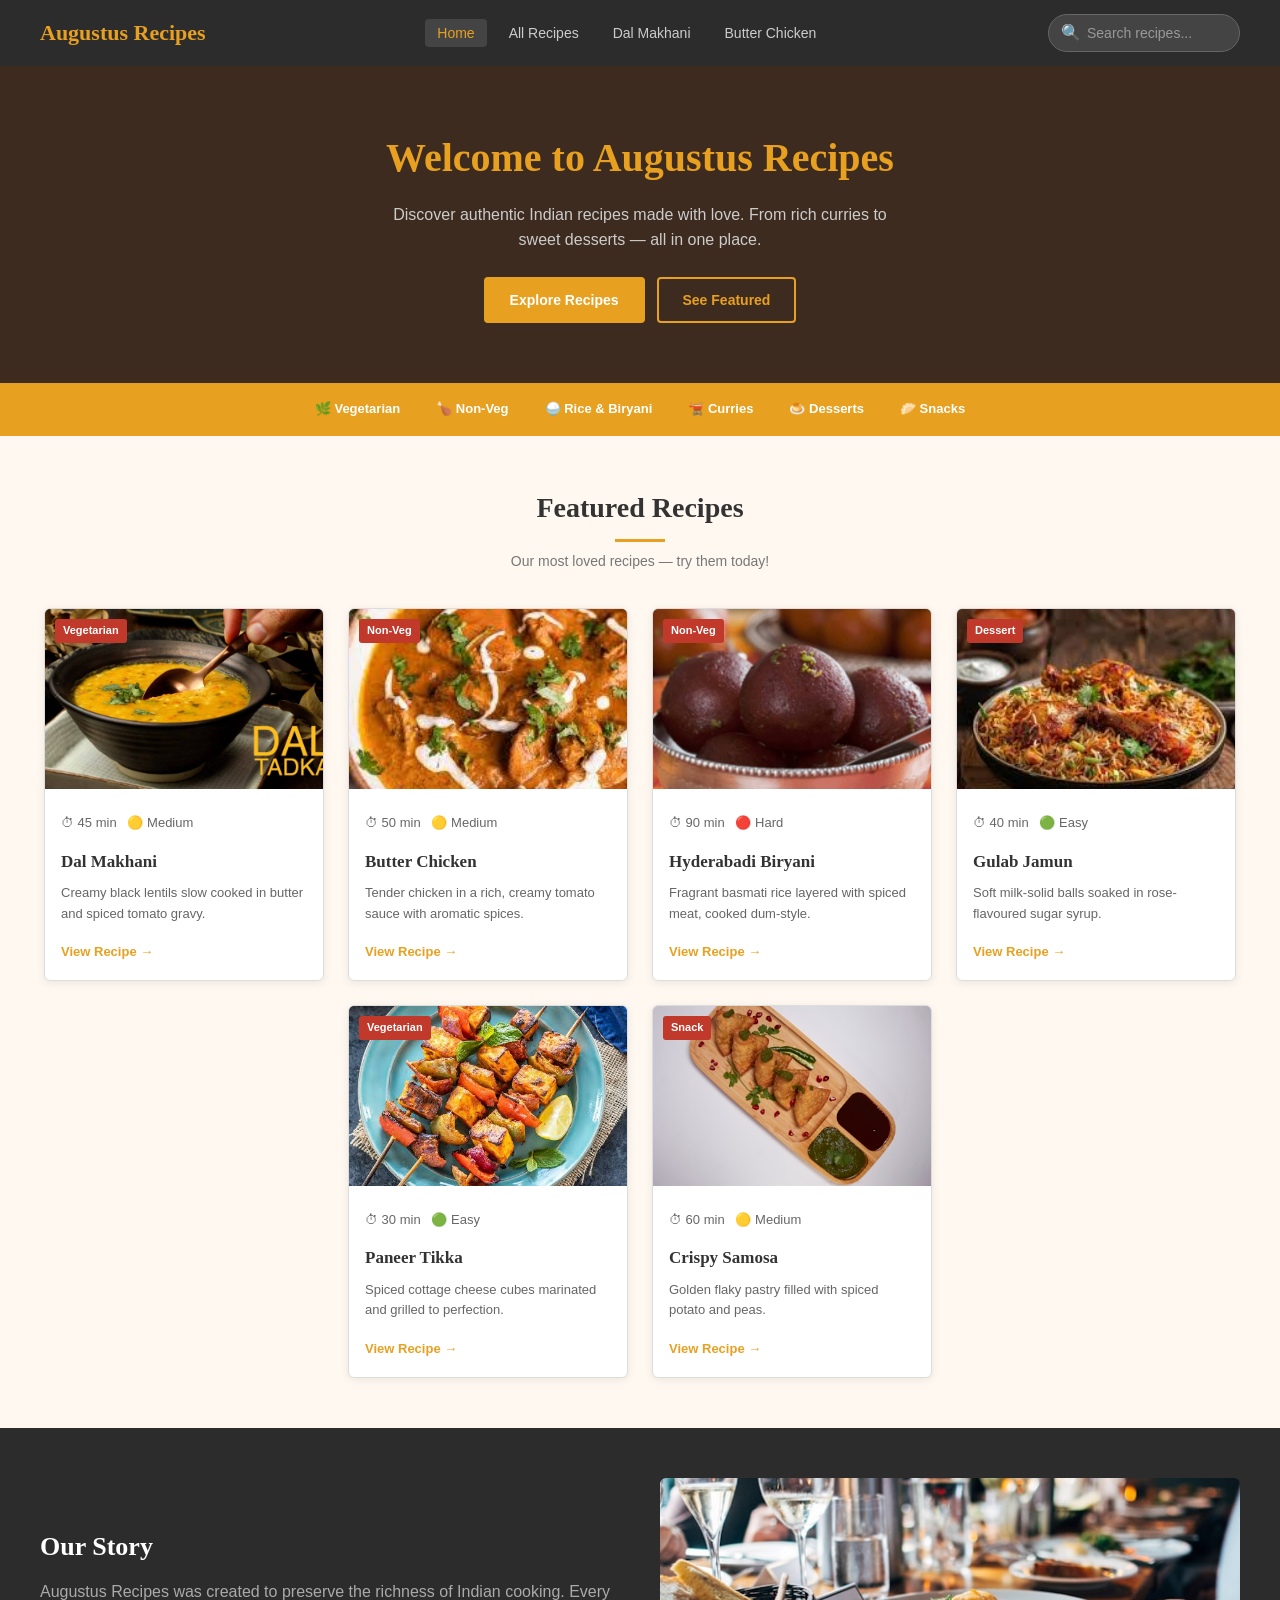
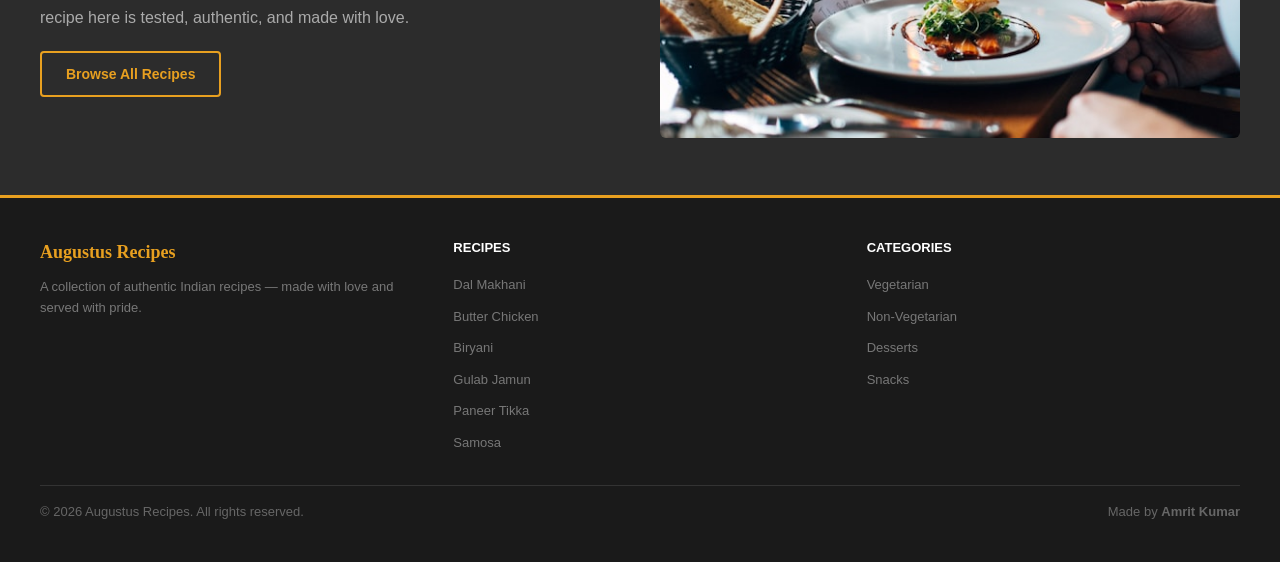
<file: index.html>
<!DOCTYPE html>
<html lang="en">
<head>
  <meta charset="UTF-8">
  <meta name="viewport" content="width=device-width, initial-scale=1.0">
  <title>Augustus - Cooking Recipes</title>
  <link rel="stylesheet" href="css/styles.css">
</head>
<body>

  
  <nav class="navbar">
    <a href="index.html" class="nav-logo">Augustus Recipes</a>
    <ul class="nav-links">
      <li><a href="index.html" class="active">Home</a></li>
      <li><a href="recipes.html">All Recipes</a></li>
      <li><a href="recipe-dal-makhani.html">Dal Makhani</a></li>
      <li><a href="recipe-butter-chicken.html">Butter Chicken</a></li>
    </ul>
    <div class="nav-search">
      🔍 <input type="text" placeholder="Search recipes...">
    </div>
  </nav>

 
  <section class="hero">
    <h1>Welcome to Augustus Recipes</h1>
    <p>Discover authentic Indian recipes made with love. From rich curries to sweet desserts — all in one place.</p>
    <div class="hero-buttons">
      <a href="recipes.html" class="btn btn-primary">Explore Recipes</a>
      <a href="#featured" class="btn btn-outline">See Featured</a>
    </div>
  </section>

  <!-- CATEGORY STRIP -->
  <div class="categories">
    <a href="recipes.html">🌿 Vegetarian</a>
    <a href="recipes.html">🍗 Non-Veg</a>
    <a href="recipes.html">🍚 Rice &amp; Biryani</a>
    <a href="recipes.html">🫕 Curries</a>
    <a href="recipes.html">🍮 Desserts</a>
    <a href="recipes.html">🥟 Snacks</a>
  </div>

  <!-- FEATURED RECIPES -->
  <section class="section" id="featured">
    <h2 class="section-title">Featured Recipes</h2>
    <hr class="section-line">
    <p class="section-sub">Our most loved recipes — try them today!</p>

    <div class="recipe-grid">

      <div class="recipe-card">
        <div class="card-img">
          <img src="images/1.jpg" alt="Dal Makhani">
          <span class="card-badge">Vegetarian</span>
        </div>
        <div class="card-body">
          <p class="card-meta">⏱ 45 min &nbsp; 🟡 Medium</p>
          <h3>Dal Makhani</h3>
          <p>Creamy black lentils slow cooked in butter and spiced tomato gravy.</p>
          <a href="recipe-dal-makhani.html" class="card-link">View Recipe →</a>
        </div>
      </div>

      <div class="recipe-card">
        <div class="card-img">
          <img src="images/2.jpg" alt="Butter Chicken">
          <span class="card-badge">Non-Veg</span>
        </div>
        <div class="card-body">
          <p class="card-meta">⏱ 50 min &nbsp; 🟡 Medium</p>
          <h3>Butter Chicken</h3>
          <p>Tender chicken in a rich, creamy tomato sauce with aromatic spices.</p>
          <a href="recipe-butter-chicken.html" class="card-link">View Recipe →</a>
        </div>
      </div>

      <div class="recipe-card">
        <div class="card-img">
          <img src="images/3.jpg" alt="Biryani">
          <span class="card-badge">Non-Veg</span>
        </div>
        <div class="card-body">
          <p class="card-meta">⏱ 90 min &nbsp; 🔴 Hard</p>
          <h3>Hyderabadi Biryani</h3>
          <p>Fragrant basmati rice layered with spiced meat, cooked dum-style.</p>
          <a href="recipe-biryani.html" class="card-link">View Recipe →</a>
        </div>
      </div>

      <div class="recipe-card">
        <div class="card-img">
          <img src="images/4.jpg" alt="Gulab Jamun">
          <span class="card-badge">Dessert</span>
        </div>
        <div class="card-body">
          <p class="card-meta">⏱ 40 min &nbsp; 🟢 Easy</p>
          <h3>Gulab Jamun</h3>
          <p>Soft milk-solid balls soaked in rose-flavoured sugar syrup.</p>
          <a href="recipe-gulab-jamun.html" class="card-link">View Recipe →</a>
        </div>
      </div>

      <div class="recipe-card">
        <div class="card-img">
          <img src="images/5.jpg" alt="Paneer Tikka">
          <span class="card-badge">Vegetarian</span>
        </div>
        <div class="card-body">
          <p class="card-meta">⏱ 30 min &nbsp; 🟢 Easy</p>
          <h3>Paneer Tikka</h3>
          <p>Spiced cottage cheese cubes marinated and grilled to perfection.</p>
          <a href="recipe-paneer-tikka.html" class="card-link">View Recipe →</a>
        </div>
      </div>

      <div class="recipe-card">
        <div class="card-img">
          <img src="images/6.jpg" alt="Samosa">
          <span class="card-badge">Snack</span>
        </div>
        <div class="card-body">
          <p class="card-meta">⏱ 60 min &nbsp; 🟡 Medium</p>
          <h3>Crispy Samosa</h3>
          <p>Golden flaky pastry filled with spiced potato and peas.</p>
          <a href="recipe-samosa.html" class="card-link">View Recipe →</a>
        </div>
      </div>

    </div>
  </section>

  <!-- ABOUT -->
  <div class="about-section">
    <div class="about-text">
      <h2>Our Story</h2>
      <p>Augustus Recipes was created to preserve the richness of Indian cooking. Every recipe here is tested, authentic, and made with love.</p>
      <a href="recipes.html" class="btn btn-outline">Browse All Recipes</a>
    </div>
    <div class="about-image">
      <img src="images/7.jpg" alt="Food spread">
    </div>
  </div>

  <!-- FOOTER -->
  <footer class="footer">
    <div class="footer-grid">
      <div class="footer-col">
        <h3>Augustus Recipes</h3>
        <p>A collection of authentic Indian recipes — made with love and served with pride.</p>
      </div>
      <div class="footer-col">
        <h4>Recipes</h4>
        <ul>
          <li><a href="recipe-dal-makhani.html">Dal Makhani</a></li>
          <li><a href="recipe-butter-chicken.html">Butter Chicken</a></li>
          <li><a href="recipe-biryani.html">Biryani</a></li>
          <li><a href="recipe-gulab-jamun.html">Gulab Jamun</a></li>
          <li><a href="recipe-paneer-tikka.html">Paneer Tikka</a></li>
          <li><a href="recipe-samosa.html">Samosa</a></li>
        </ul>
      </div>
      <div class="footer-col">
        <h4>Categories</h4>
        <ul>
          <li><a href="recipes.html">Vegetarian</a></li>
          <li><a href="recipes.html">Non-Vegetarian</a></li>
          <li><a href="recipes.html">Desserts</a></li>
          <li><a href="recipes.html">Snacks</a></li>
        </ul>
      </div>
    </div>
    <div class="footer-bottom">
      <span>© 2026 Augustus Recipes. All rights reserved.</span>
      <span>Made  by <b>Amrit Kumar</b></span>
    </div>
  </footer>

</body>
</html>
</file>
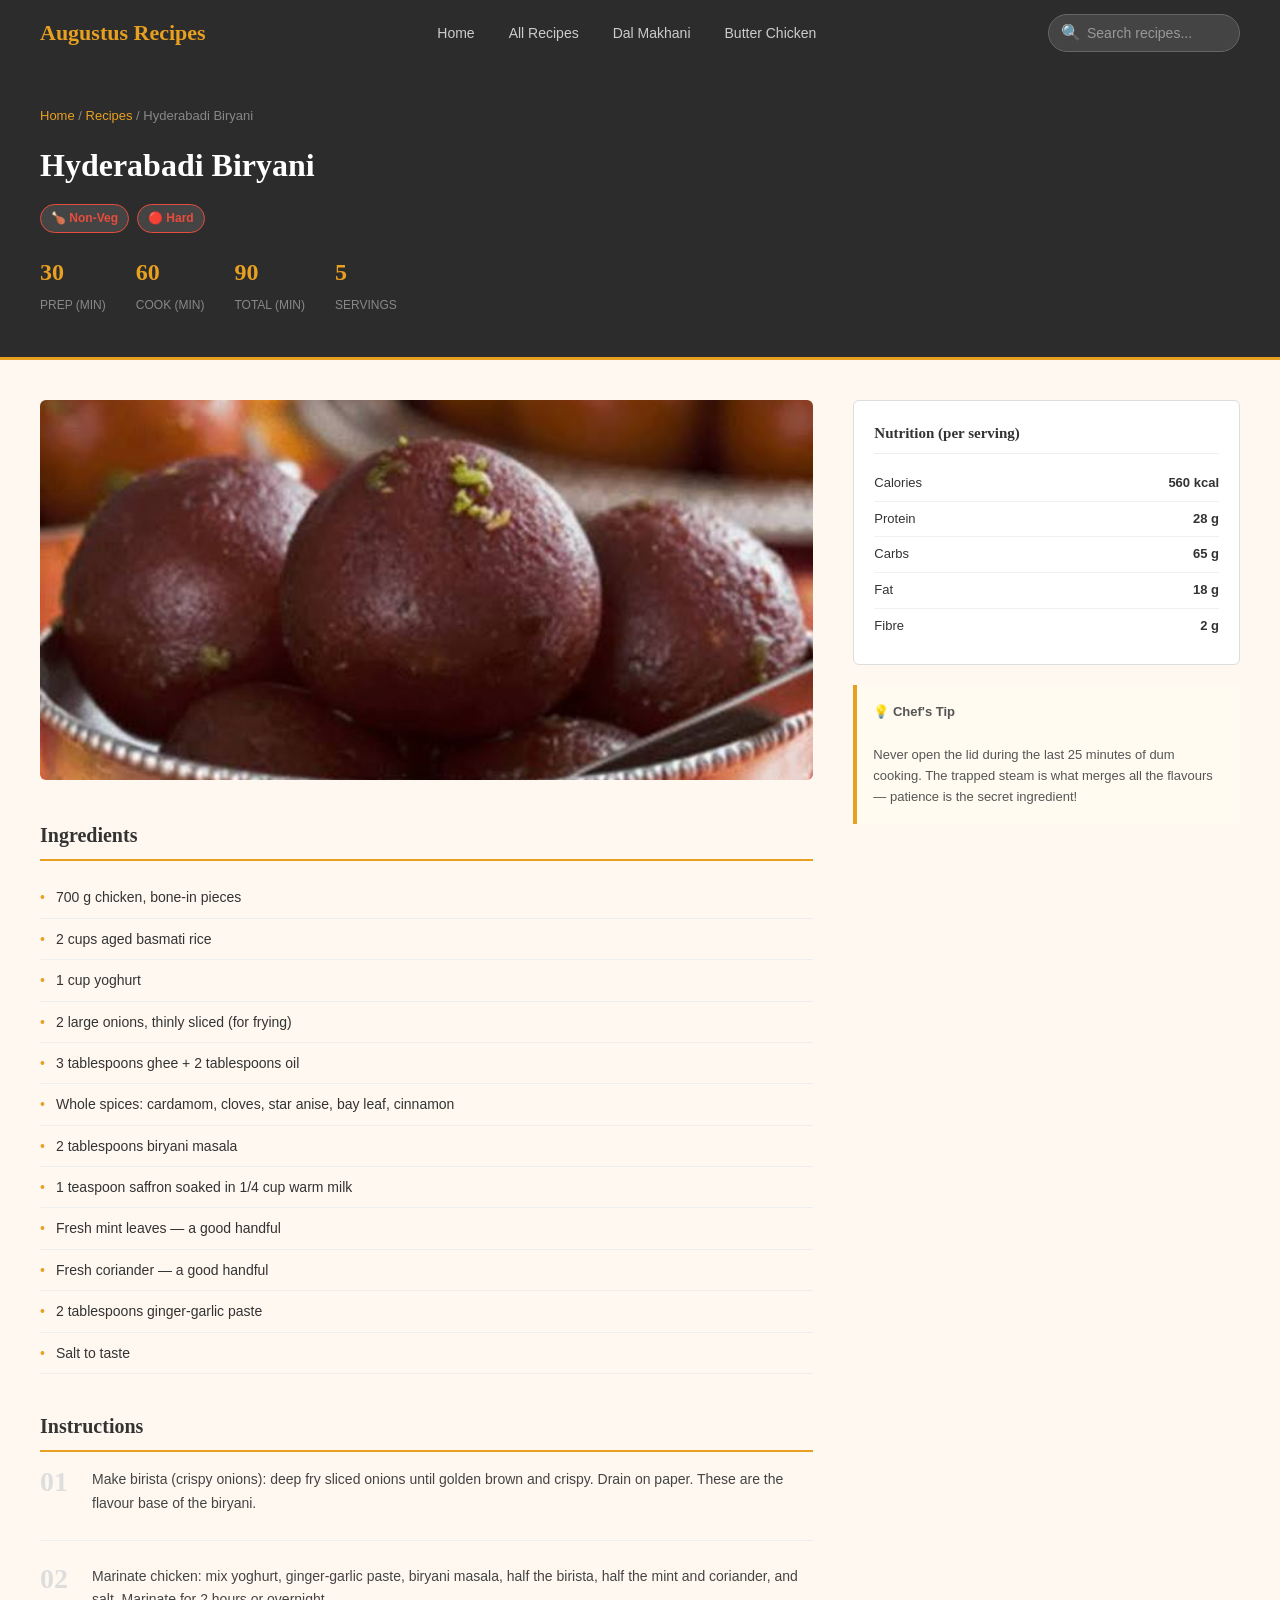
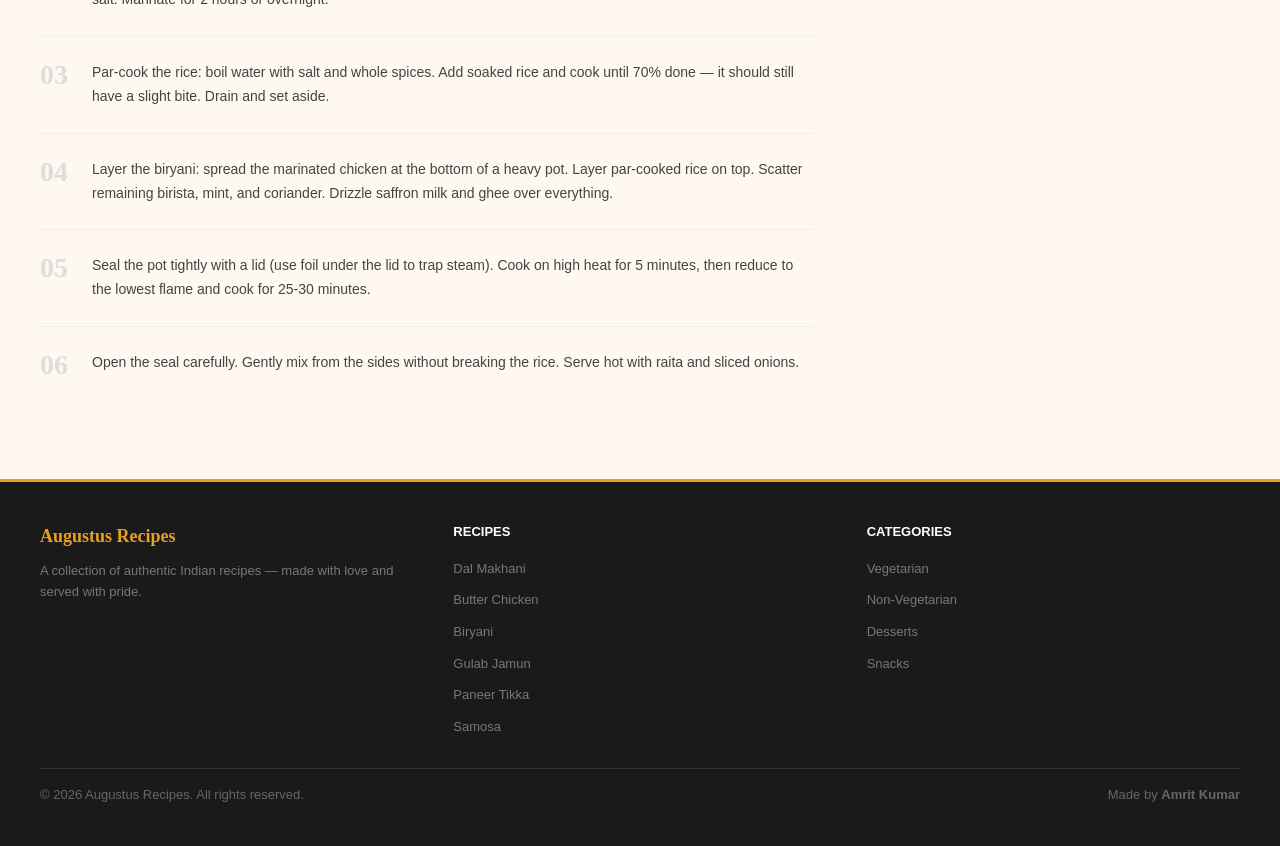
<file: recipe-biryani.html>
<!DOCTYPE html>
<html lang="en">
<head>
  <meta charset="UTF-8">
  <meta name="viewport" content="width=device-width, initial-scale=1.0">
  <title>Hyderabadi Biryani - Augustus Recipes</title>
  <link rel="stylesheet" href="css/styles.css">
</head>
<body>

  <!-- NAVBAR -->
  <nav class="navbar">
    <a href="index.html" class="nav-logo">Augustus Recipes</a>
    <ul class="nav-links">
      <li><a href="index.html">Home</a></li>
      <li><a href="recipes.html">All Recipes</a></li>
      <li><a href="recipe-dal-makhani.html">Dal Makhani</a></li>
      <li><a href="recipe-butter-chicken.html">Butter Chicken</a></li>
    </ul>
    <div class="nav-search">
      🔍 <input type="text" placeholder="Search recipes...">
    </div>
  </nav>

  <!-- PAGE HERO -->
  <div class="page-hero">
    <p class="breadcrumb">
      <a href="index.html">Home</a> /
      <a href="recipes.html">Recipes</a> /
      Hyderabadi Biryani
    </p>
    <h1>Hyderabadi Biryani</h1>
    <div class="recipe-tags">
      <span class="tag hard">🍗 Non-Veg</span>
          <span class="tag hard">🔴 Hard</span>
    </div>
    <div class="recipe-stats">
      <div>
        <span class="stat-value">30</span>
        <span class="stat-label">Prep (min)</span>
      </div>
      <div>
        <span class="stat-value">60</span>
        <span class="stat-label">Cook (min)</span>
      </div>
      <div>
        <span class="stat-value">90</span>
        <span class="stat-label">Total (min)</span>
      </div>
      <div>
        <span class="stat-value">5</span>
        <span class="stat-label">Servings</span>
      </div>
    </div>
  </div>

  <!-- RECIPE BODY -->
  <div class="recipe-body">
    <div class="recipe-layout">

      <!-- Main Content -->
      <div class="recipe-main">
        <img src="images/3.jpg" alt="Hyderabadi Biryani">

        <div class="recipe-section">
          <h2>Ingredients</h2>
          <ul class="ingredients-list">
              <li>700 g chicken, bone-in pieces</li>
              <li>2 cups aged basmati rice</li>
              <li>1 cup yoghurt</li>
              <li>2 large onions, thinly sliced (for frying)</li>
              <li>3 tablespoons ghee + 2 tablespoons oil</li>
              <li>Whole spices: cardamom, cloves, star anise, bay leaf, cinnamon</li>
              <li>2 tablespoons biryani masala</li>
              <li>1 teaspoon saffron soaked in 1/4 cup warm milk</li>
              <li>Fresh mint leaves — a good handful</li>
              <li>Fresh coriander — a good handful</li>
              <li>2 tablespoons ginger-garlic paste</li>
              <li>Salt to taste</li>
          </ul>
        </div>

        <div class="recipe-section">
          <h2>Instructions</h2>
          <ol class="steps-list">
              <li>
                <span class="step-num">01</span>
                <p class="step-text">Make birista (crispy onions): deep fry sliced onions until golden brown and crispy. Drain on paper. These are the flavour base of the biryani.</p>
              </li>
              <li>
                <span class="step-num">02</span>
                <p class="step-text">Marinate chicken: mix yoghurt, ginger-garlic paste, biryani masala, half the birista, half the mint and coriander, and salt. Marinate for 2 hours or overnight.</p>
              </li>
              <li>
                <span class="step-num">03</span>
                <p class="step-text">Par-cook the rice: boil water with salt and whole spices. Add soaked rice and cook until 70% done — it should still have a slight bite. Drain and set aside.</p>
              </li>
              <li>
                <span class="step-num">04</span>
                <p class="step-text">Layer the biryani: spread the marinated chicken at the bottom of a heavy pot. Layer par-cooked rice on top. Scatter remaining birista, mint, and coriander. Drizzle saffron milk and ghee over everything.</p>
              </li>
              <li>
                <span class="step-num">05</span>
                <p class="step-text">Seal the pot tightly with a lid (use foil under the lid to trap steam). Cook on high heat for 5 minutes, then reduce to the lowest flame and cook for 25-30 minutes.</p>
              </li>
              <li>
                <span class="step-num">06</span>
                <p class="step-text">Open the seal carefully. Gently mix from the sides without breaking the rice. Serve hot with raita and sliced onions.</p>
              </li>
          </ol>
        </div>
      </div>

      <!-- Sidebar -->
      <div class="recipe-sidebar">
        <div class="sidebar-card">
          <h3>Nutrition (per serving)</h3>
              <div class="nutrition-row"><span>Calories</span><span>560 kcal</span></div>
              <div class="nutrition-row"><span>Protein</span><span>28 g</span></div>
              <div class="nutrition-row"><span>Carbs</span><span>65 g</span></div>
              <div class="nutrition-row"><span>Fat</span><span>18 g</span></div>
              <div class="nutrition-row"><span>Fibre</span><span>2 g</span></div>
        </div>

        <div class="tip-box">
          <strong>💡 Chef's Tip</strong><br><br>
          Never open the lid during the last 25 minutes of dum cooking. The trapped steam is what merges all the flavours — patience is the secret ingredient!
        </div>
      </div>

    </div>
  </div>

  <!-- FOOTER -->
  <footer class="footer">
    <div class="footer-grid">
      <div class="footer-col">
        <h3>Augustus Recipes</h3>
        <p>A collection of authentic Indian recipes — made with love and served with pride.</p>
      </div>
      <div class="footer-col">
        <h4>Recipes</h4>
        <ul>
          <li><a href="recipe-dal-makhani.html">Dal Makhani</a></li>
          <li><a href="recipe-butter-chicken.html">Butter Chicken</a></li>
          <li><a href="recipe-biryani.html">Biryani</a></li>
          <li><a href="recipe-gulab-jamun.html">Gulab Jamun</a></li>
          <li><a href="recipe-paneer-tikka.html">Paneer Tikka</a></li>
          <li><a href="recipe-samosa.html">Samosa</a></li>
        </ul>
      </div>
      <div class="footer-col">
        <h4>Categories</h4>
        <ul>
          <li><a href="recipes.html">Vegetarian</a></li>
          <li><a href="recipes.html">Non-Vegetarian</a></li>
          <li><a href="recipes.html">Desserts</a></li>
          <li><a href="recipes.html">Snacks</a></li>
        </ul>
      </div>
    </div>
    <div class="footer-bottom">
      <span>© 2026 Augustus Recipes. All rights reserved.</span>
      <span>Made  by <b>Amrit Kumar</b></span>
    </div>
  </footer>

</body>
</html>
</file>
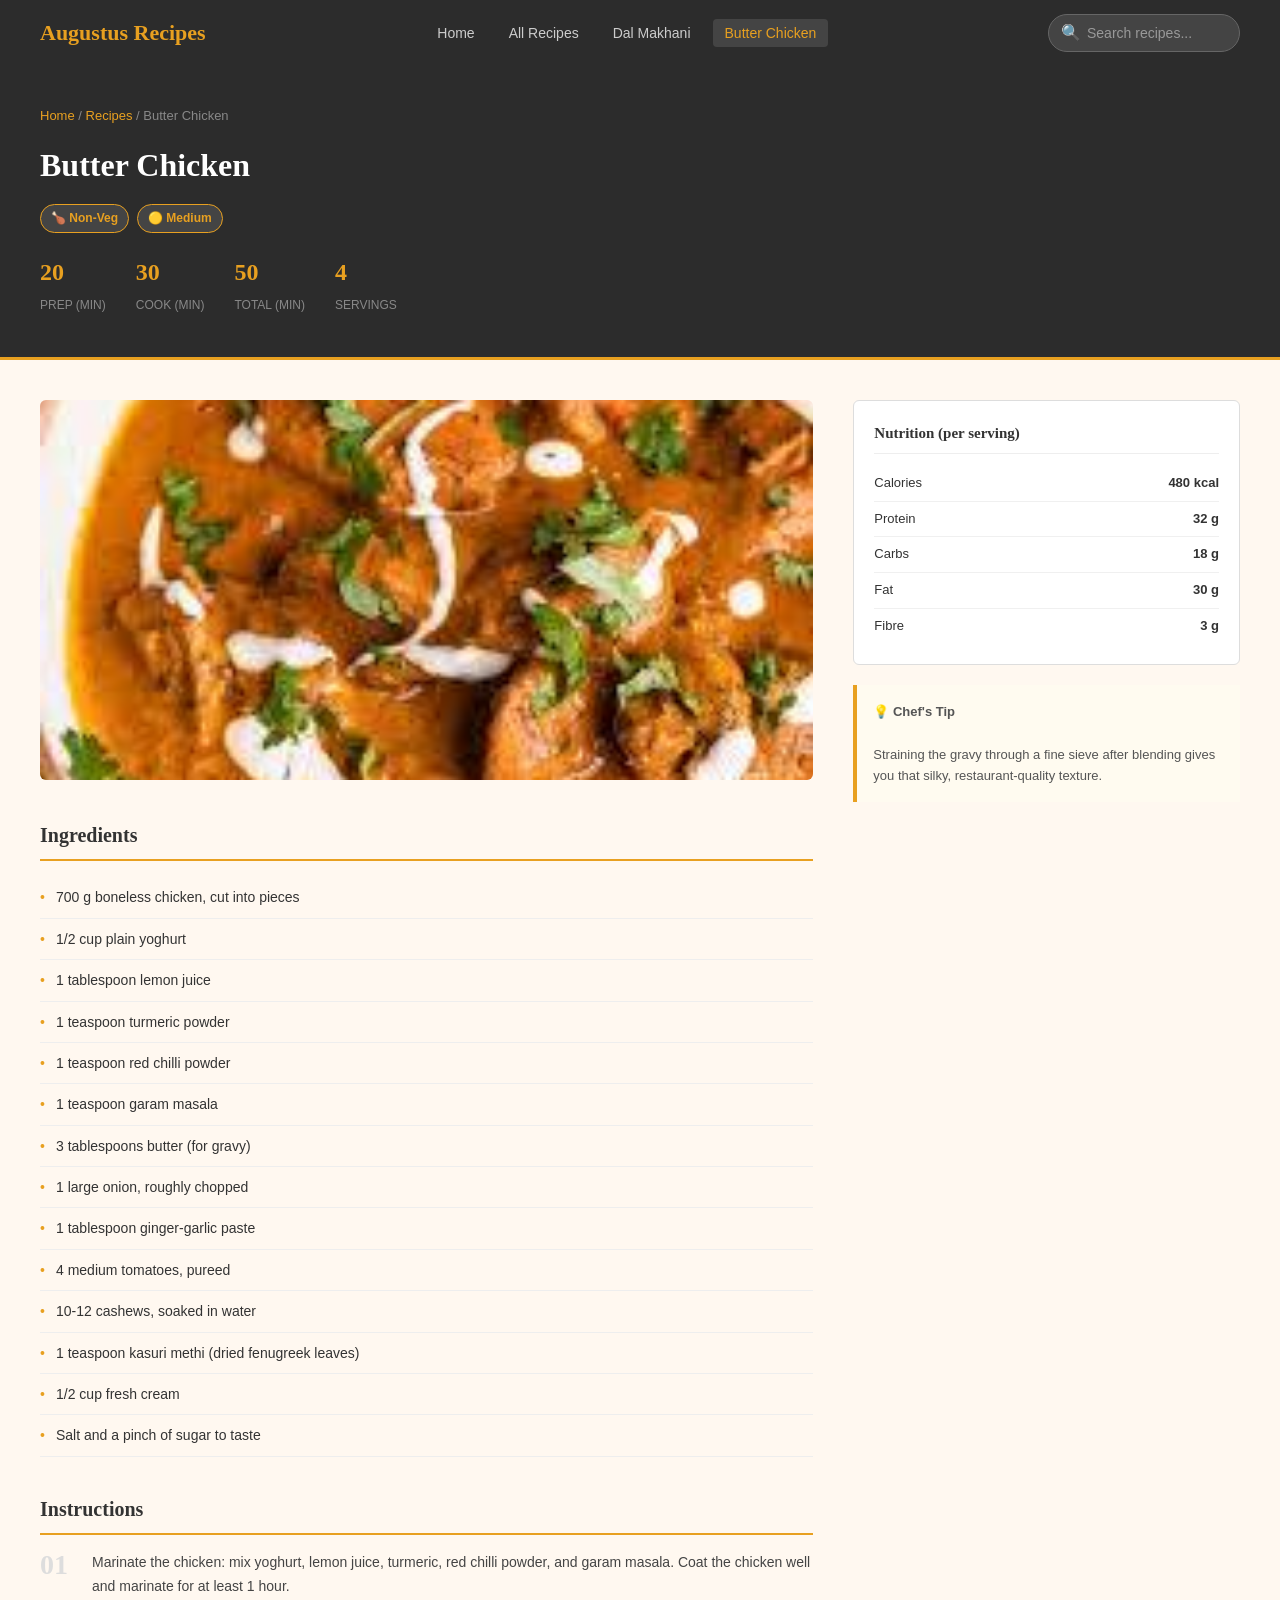
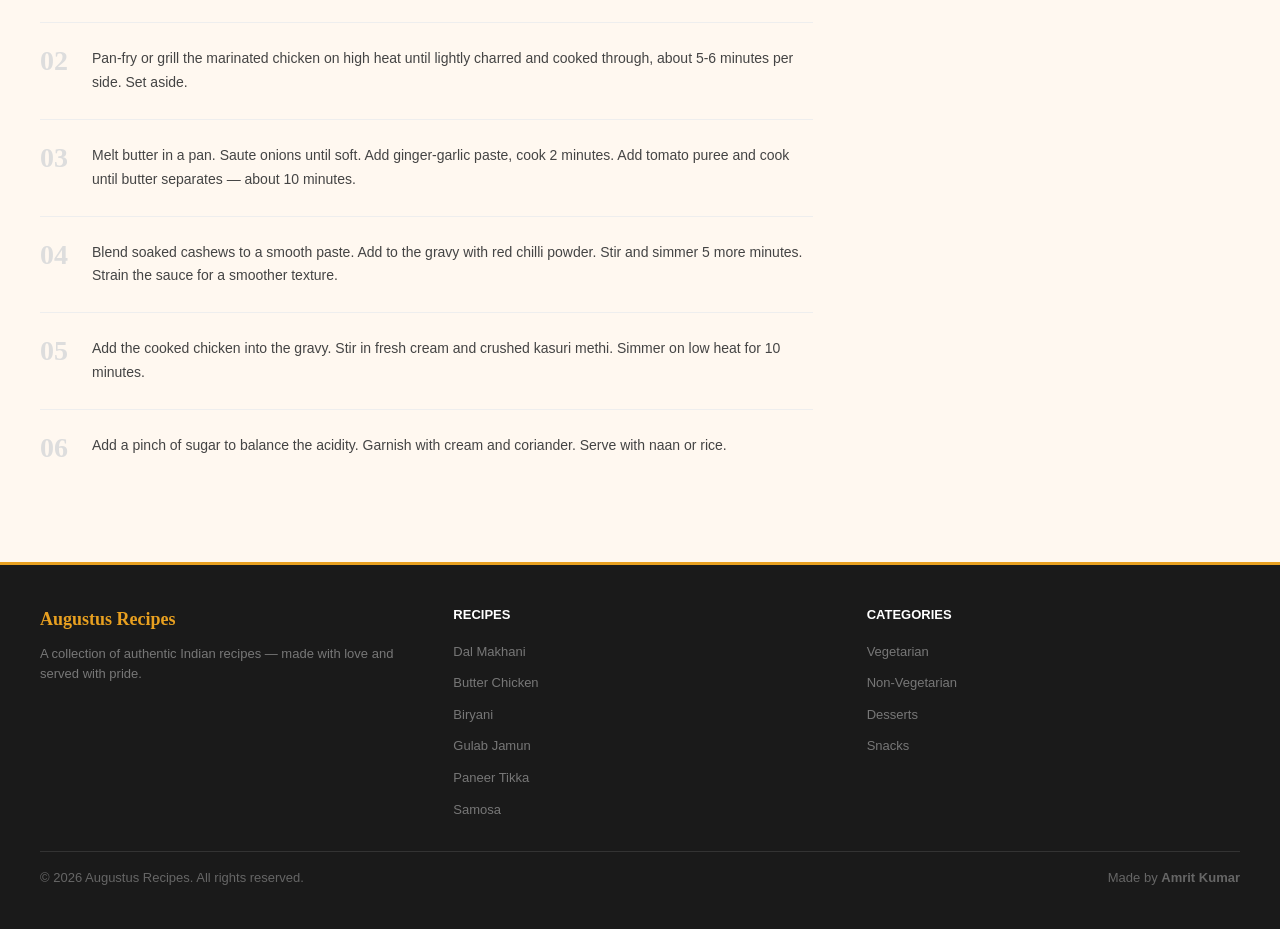
<file: recipe-butter-chicken.html>
<!DOCTYPE html>
<html lang="en">
<head>
  <meta charset="UTF-8">
  <meta name="viewport" content="width=device-width, initial-scale=1.0">
  <title>Butter Chicken - Augustus Recipes</title>
  <link rel="stylesheet" href="css/styles.css">
</head>
<body>

  <!-- NAVBAR -->
  <nav class="navbar">
    <a href="index.html" class="nav-logo">Augustus Recipes</a>
    <ul class="nav-links">
      <li><a href="index.html">Home</a></li>
      <li><a href="recipes.html">All Recipes</a></li>
      <li><a href="recipe-dal-makhani.html">Dal Makhani</a></li>
      <li><a href="recipe-butter-chicken.html" class="active">Butter Chicken</a></li>
    </ul>
    <div class="nav-search">
      🔍 <input type="text" placeholder="Search recipes...">
    </div>
  </nav>

  <!-- PAGE HERO -->
  <div class="page-hero">
    <p class="breadcrumb">
      <a href="index.html">Home</a> /
      <a href="recipes.html">Recipes</a> /
      Butter Chicken
    </p>
    <h1>Butter Chicken</h1>
    <div class="recipe-tags">
      <span class="tag medium">🍗 Non-Veg</span>
          <span class="tag medium">🟡 Medium</span>
    </div>
    <div class="recipe-stats">
      <div>
        <span class="stat-value">20</span>
        <span class="stat-label">Prep (min)</span>
      </div>
      <div>
        <span class="stat-value">30</span>
        <span class="stat-label">Cook (min)</span>
      </div>
      <div>
        <span class="stat-value">50</span>
        <span class="stat-label">Total (min)</span>
      </div>
      <div>
        <span class="stat-value">4</span>
        <span class="stat-label">Servings</span>
      </div>
    </div>
  </div>

  <!-- RECIPE BODY -->
  <div class="recipe-body">
    <div class="recipe-layout">

      <!-- Main Content -->
      <div class="recipe-main">
        <img src="images/2.jpg" alt="Butter Chicken">

        <div class="recipe-section">
          <h2>Ingredients</h2>
          <ul class="ingredients-list">
              <li>700 g boneless chicken, cut into pieces</li>
              <li>1/2 cup plain yoghurt</li>
              <li>1 tablespoon lemon juice</li>
              <li>1 teaspoon turmeric powder</li>
              <li>1 teaspoon red chilli powder</li>
              <li>1 teaspoon garam masala</li>
              <li>3 tablespoons butter (for gravy)</li>
              <li>1 large onion, roughly chopped</li>
              <li>1 tablespoon ginger-garlic paste</li>
              <li>4 medium tomatoes, pureed</li>
              <li>10-12 cashews, soaked in water</li>
              <li>1 teaspoon kasuri methi (dried fenugreek leaves)</li>
              <li>1/2 cup fresh cream</li>
              <li>Salt and a pinch of sugar to taste</li>
          </ul>
        </div>

        <div class="recipe-section">
          <h2>Instructions</h2>
          <ol class="steps-list">
              <li>
                <span class="step-num">01</span>
                <p class="step-text">Marinate the chicken: mix yoghurt, lemon juice, turmeric, red chilli powder, and garam masala. Coat the chicken well and marinate for at least 1 hour.</p>
              </li>
              <li>
                <span class="step-num">02</span>
                <p class="step-text">Pan-fry or grill the marinated chicken on high heat until lightly charred and cooked through, about 5-6 minutes per side. Set aside.</p>
              </li>
              <li>
                <span class="step-num">03</span>
                <p class="step-text">Melt butter in a pan. Saute onions until soft. Add ginger-garlic paste, cook 2 minutes. Add tomato puree and cook until butter separates — about 10 minutes.</p>
              </li>
              <li>
                <span class="step-num">04</span>
                <p class="step-text">Blend soaked cashews to a smooth paste. Add to the gravy with red chilli powder. Stir and simmer 5 more minutes. Strain the sauce for a smoother texture.</p>
              </li>
              <li>
                <span class="step-num">05</span>
                <p class="step-text">Add the cooked chicken into the gravy. Stir in fresh cream and crushed kasuri methi. Simmer on low heat for 10 minutes.</p>
              </li>
              <li>
                <span class="step-num">06</span>
                <p class="step-text">Add a pinch of sugar to balance the acidity. Garnish with cream and coriander. Serve with naan or rice.</p>
              </li>
          </ol>
        </div>
      </div>

      <!-- Sidebar -->
      <div class="recipe-sidebar">
        <div class="sidebar-card">
          <h3>Nutrition (per serving)</h3>
              <div class="nutrition-row"><span>Calories</span><span>480 kcal</span></div>
              <div class="nutrition-row"><span>Protein</span><span>32 g</span></div>
              <div class="nutrition-row"><span>Carbs</span><span>18 g</span></div>
              <div class="nutrition-row"><span>Fat</span><span>30 g</span></div>
              <div class="nutrition-row"><span>Fibre</span><span>3 g</span></div>
        </div>

        <div class="tip-box">
          <strong>💡 Chef's Tip</strong><br><br>
          Straining the gravy through a fine sieve after blending gives you that silky, restaurant-quality texture.
        </div>
      </div>

    </div>
  </div>

  <!-- FOOTER -->
  <footer class="footer">
    <div class="footer-grid">
      <div class="footer-col">
        <h3>Augustus Recipes</h3>
        <p>A collection of authentic Indian recipes — made with love and served with pride.</p>
      </div>
      <div class="footer-col">
        <h4>Recipes</h4>
        <ul>
          <li><a href="recipe-dal-makhani.html">Dal Makhani</a></li>
          <li><a href="recipe-butter-chicken.html">Butter Chicken</a></li>
          <li><a href="recipe-biryani.html">Biryani</a></li>
          <li><a href="recipe-gulab-jamun.html">Gulab Jamun</a></li>
          <li><a href="recipe-paneer-tikka.html">Paneer Tikka</a></li>
          <li><a href="recipe-samosa.html">Samosa</a></li>
        </ul>
      </div>
      <div class="footer-col">
        <h4>Categories</h4>
        <ul>
          <li><a href="recipes.html">Vegetarian</a></li>
          <li><a href="recipes.html">Non-Vegetarian</a></li>
          <li><a href="recipes.html">Desserts</a></li>
          <li><a href="recipes.html">Snacks</a></li>
        </ul>
      </div>
    </div>
    <div class="footer-bottom">
      <span>© 2026 Augustus Recipes. All rights reserved.</span>
      <span>Made  by <b>Amrit Kumar</b></span>
    </div>
  </footer>

</body>
</html>
</file>
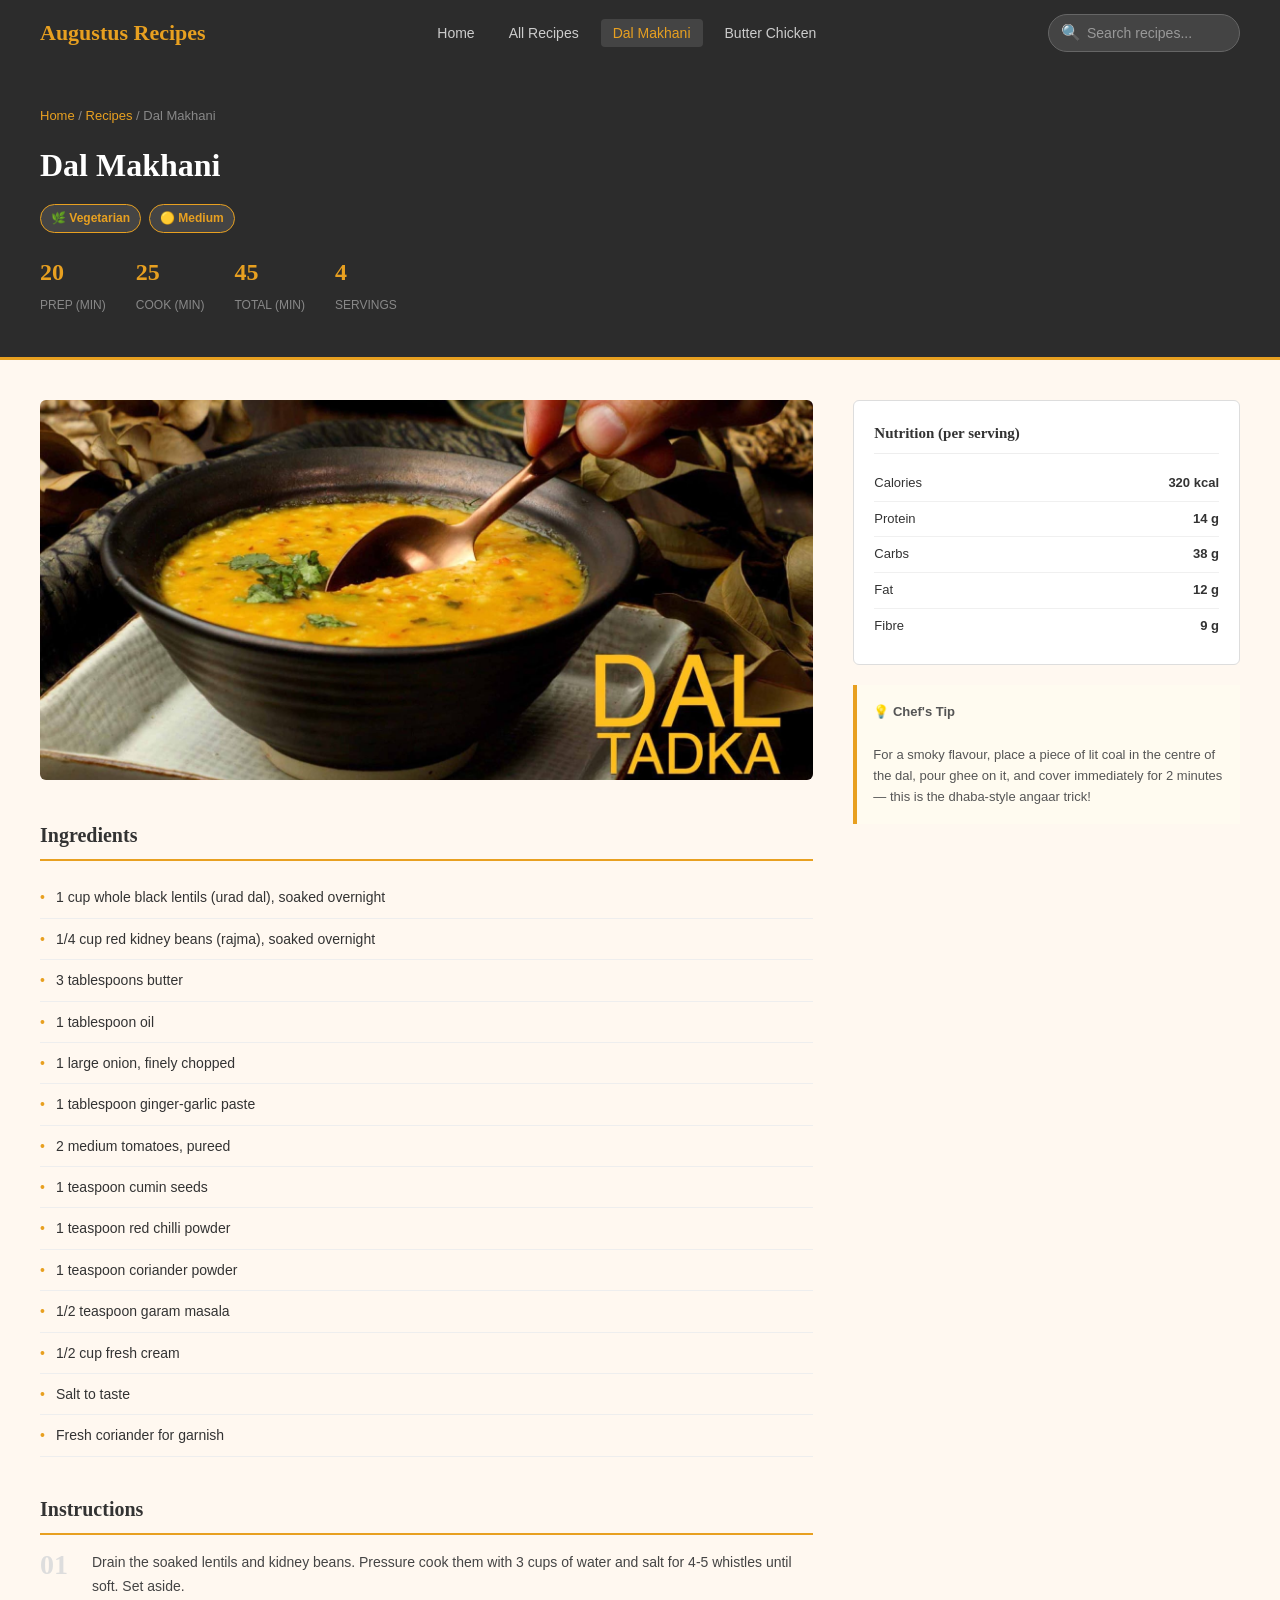
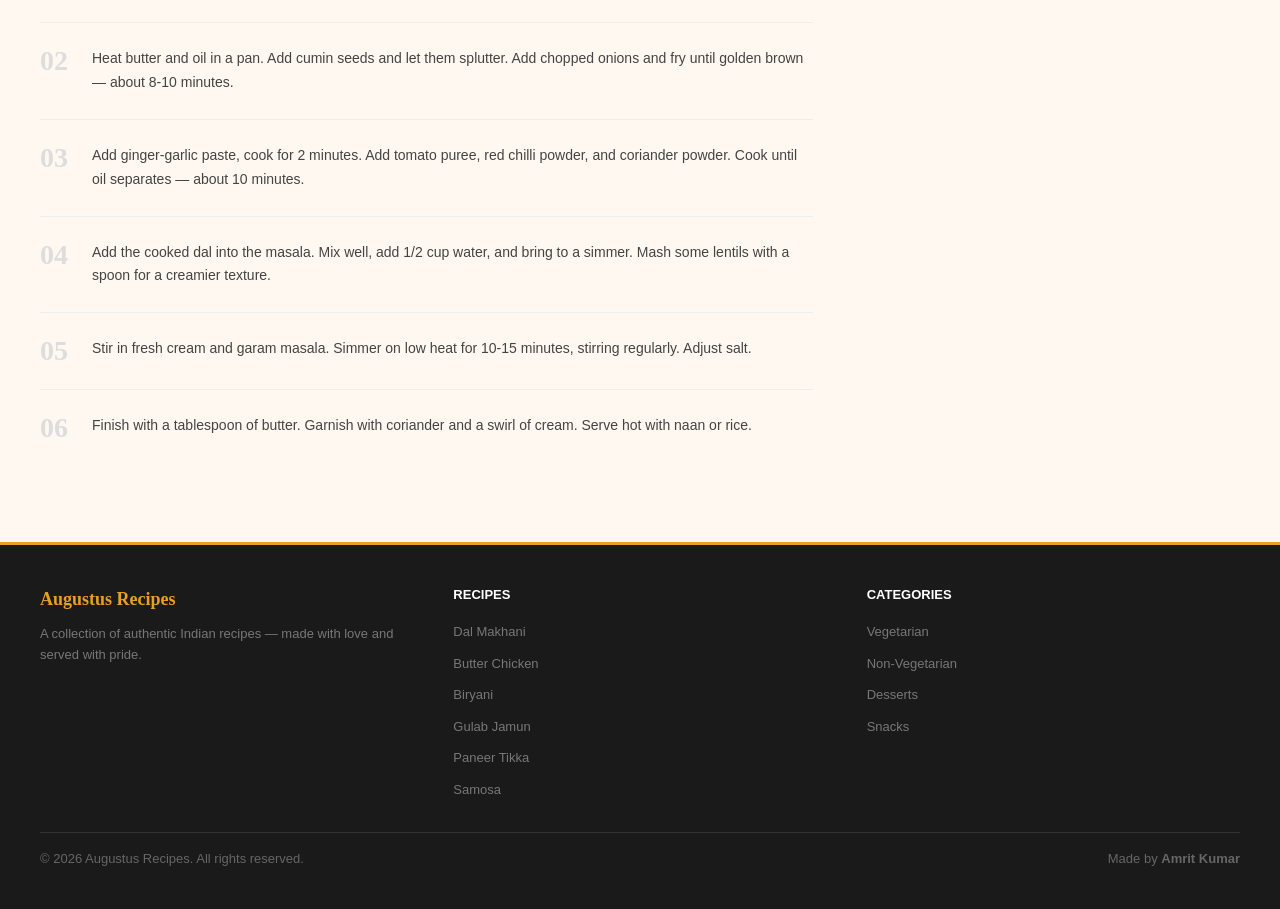
<file: recipe-dal-makhani.html>
<!DOCTYPE html>
<html lang="en">
<head>
  <meta charset="UTF-8">
  <meta name="viewport" content="width=device-width, initial-scale=1.0">
  <title>Dal Makhani - Augustus Recipes</title>
  <link rel="stylesheet" href="css/styles.css">
</head>
<body>

  <!-- NAVBAR -->
  <nav class="navbar">
    <a href="index.html" class="nav-logo">Augustus Recipes</a>
    <ul class="nav-links">
      <li><a href="index.html">Home</a></li>
      <li><a href="recipes.html">All Recipes</a></li>
      <li><a href="recipe-dal-makhani.html" class="active">Dal Makhani</a></li>
      <li><a href="recipe-butter-chicken.html">Butter Chicken</a></li>
    </ul>
    <div class="nav-search">
      🔍 <input type="text" placeholder="Search recipes...">
    </div>
  </nav>

  <!-- PAGE HERO -->
  <div class="page-hero">
    <p class="breadcrumb">
      <a href="index.html">Home</a> /
      <a href="recipes.html">Recipes</a> /
      Dal Makhani
    </p>
    <h1>Dal Makhani</h1>
    <div class="recipe-tags">
      <span class="tag medium">🌿 Vegetarian</span>
          <span class="tag medium">🟡 Medium</span>
    </div>
    <div class="recipe-stats">
      <div>
        <span class="stat-value">20</span>
        <span class="stat-label">Prep (min)</span>
      </div>
      <div>
        <span class="stat-value">25</span>
        <span class="stat-label">Cook (min)</span>
      </div>
      <div>
        <span class="stat-value">45</span>
        <span class="stat-label">Total (min)</span>
      </div>
      <div>
        <span class="stat-value">4</span>
        <span class="stat-label">Servings</span>
      </div>
    </div>
  </div>

  <!-- RECIPE BODY -->
  <div class="recipe-body">
    <div class="recipe-layout">

      <!-- Main Content -->
      <div class="recipe-main">
        <img src="images/1.jpg" alt="Dal Makhani">

        <div class="recipe-section">
          <h2>Ingredients</h2>
          <ul class="ingredients-list">
              <li>1 cup whole black lentils (urad dal), soaked overnight</li>
              <li>1/4 cup red kidney beans (rajma), soaked overnight</li>
              <li>3 tablespoons butter</li>
              <li>1 tablespoon oil</li>
              <li>1 large onion, finely chopped</li>
              <li>1 tablespoon ginger-garlic paste</li>
              <li>2 medium tomatoes, pureed</li>
              <li>1 teaspoon cumin seeds</li>
              <li>1 teaspoon red chilli powder</li>
              <li>1 teaspoon coriander powder</li>
              <li>1/2 teaspoon garam masala</li>
              <li>1/2 cup fresh cream</li>
              <li>Salt to taste</li>
              <li>Fresh coriander for garnish</li>
          </ul>
        </div>

        <div class="recipe-section">
          <h2>Instructions</h2>
          <ol class="steps-list">
              <li>
                <span class="step-num">01</span>
                <p class="step-text">Drain the soaked lentils and kidney beans. Pressure cook them with 3 cups of water and salt for 4-5 whistles until soft. Set aside.</p>
              </li>
              <li>
                <span class="step-num">02</span>
                <p class="step-text">Heat butter and oil in a pan. Add cumin seeds and let them splutter. Add chopped onions and fry until golden brown — about 8-10 minutes.</p>
              </li>
              <li>
                <span class="step-num">03</span>
                <p class="step-text">Add ginger-garlic paste, cook for 2 minutes. Add tomato puree, red chilli powder, and coriander powder. Cook until oil separates — about 10 minutes.</p>
              </li>
              <li>
                <span class="step-num">04</span>
                <p class="step-text">Add the cooked dal into the masala. Mix well, add 1/2 cup water, and bring to a simmer. Mash some lentils with a spoon for a creamier texture.</p>
              </li>
              <li>
                <span class="step-num">05</span>
                <p class="step-text">Stir in fresh cream and garam masala. Simmer on low heat for 10-15 minutes, stirring regularly. Adjust salt.</p>
              </li>
              <li>
                <span class="step-num">06</span>
                <p class="step-text">Finish with a tablespoon of butter. Garnish with coriander and a swirl of cream. Serve hot with naan or rice.</p>
              </li>
          </ol>
        </div>
      </div>

      <!-- Sidebar -->
      <div class="recipe-sidebar">
        <div class="sidebar-card">
          <h3>Nutrition (per serving)</h3>
              <div class="nutrition-row"><span>Calories</span><span>320 kcal</span></div>
              <div class="nutrition-row"><span>Protein</span><span>14 g</span></div>
              <div class="nutrition-row"><span>Carbs</span><span>38 g</span></div>
              <div class="nutrition-row"><span>Fat</span><span>12 g</span></div>
              <div class="nutrition-row"><span>Fibre</span><span>9 g</span></div>
        </div>

        <div class="tip-box">
          <strong>💡 Chef's Tip</strong><br><br>
          For a smoky flavour, place a piece of lit coal in the centre of the dal, pour ghee on it, and cover immediately for 2 minutes — this is the dhaba-style angaar trick!
        </div>
      </div>

    </div>
  </div>

  <!-- FOOTER -->
  <footer class="footer">
    <div class="footer-grid">
      <div class="footer-col">
        <h3>Augustus Recipes</h3>
        <p>A collection of authentic Indian recipes — made with love and served with pride.</p>
      </div>
      <div class="footer-col">
        <h4>Recipes</h4>
        <ul>
          <li><a href="recipe-dal-makhani.html">Dal Makhani</a></li>
          <li><a href="recipe-butter-chicken.html">Butter Chicken</a></li>
          <li><a href="recipe-biryani.html">Biryani</a></li>
          <li><a href="recipe-gulab-jamun.html">Gulab Jamun</a></li>
          <li><a href="recipe-paneer-tikka.html">Paneer Tikka</a></li>
          <li><a href="recipe-samosa.html">Samosa</a></li>
        </ul>
      </div>
      <div class="footer-col">
        <h4>Categories</h4>
        <ul>
          <li><a href="recipes.html">Vegetarian</a></li>
          <li><a href="recipes.html">Non-Vegetarian</a></li>
          <li><a href="recipes.html">Desserts</a></li>
          <li><a href="recipes.html">Snacks</a></li>
        </ul>
      </div>
    </div>
    <div class="footer-bottom">
      <span>© 2026 Augustus Recipes. All rights reserved.</span>
      <span>Made by <b>Amrit Kumar</b></span>
    </div>
  </footer>

</body>
</html>
</file>
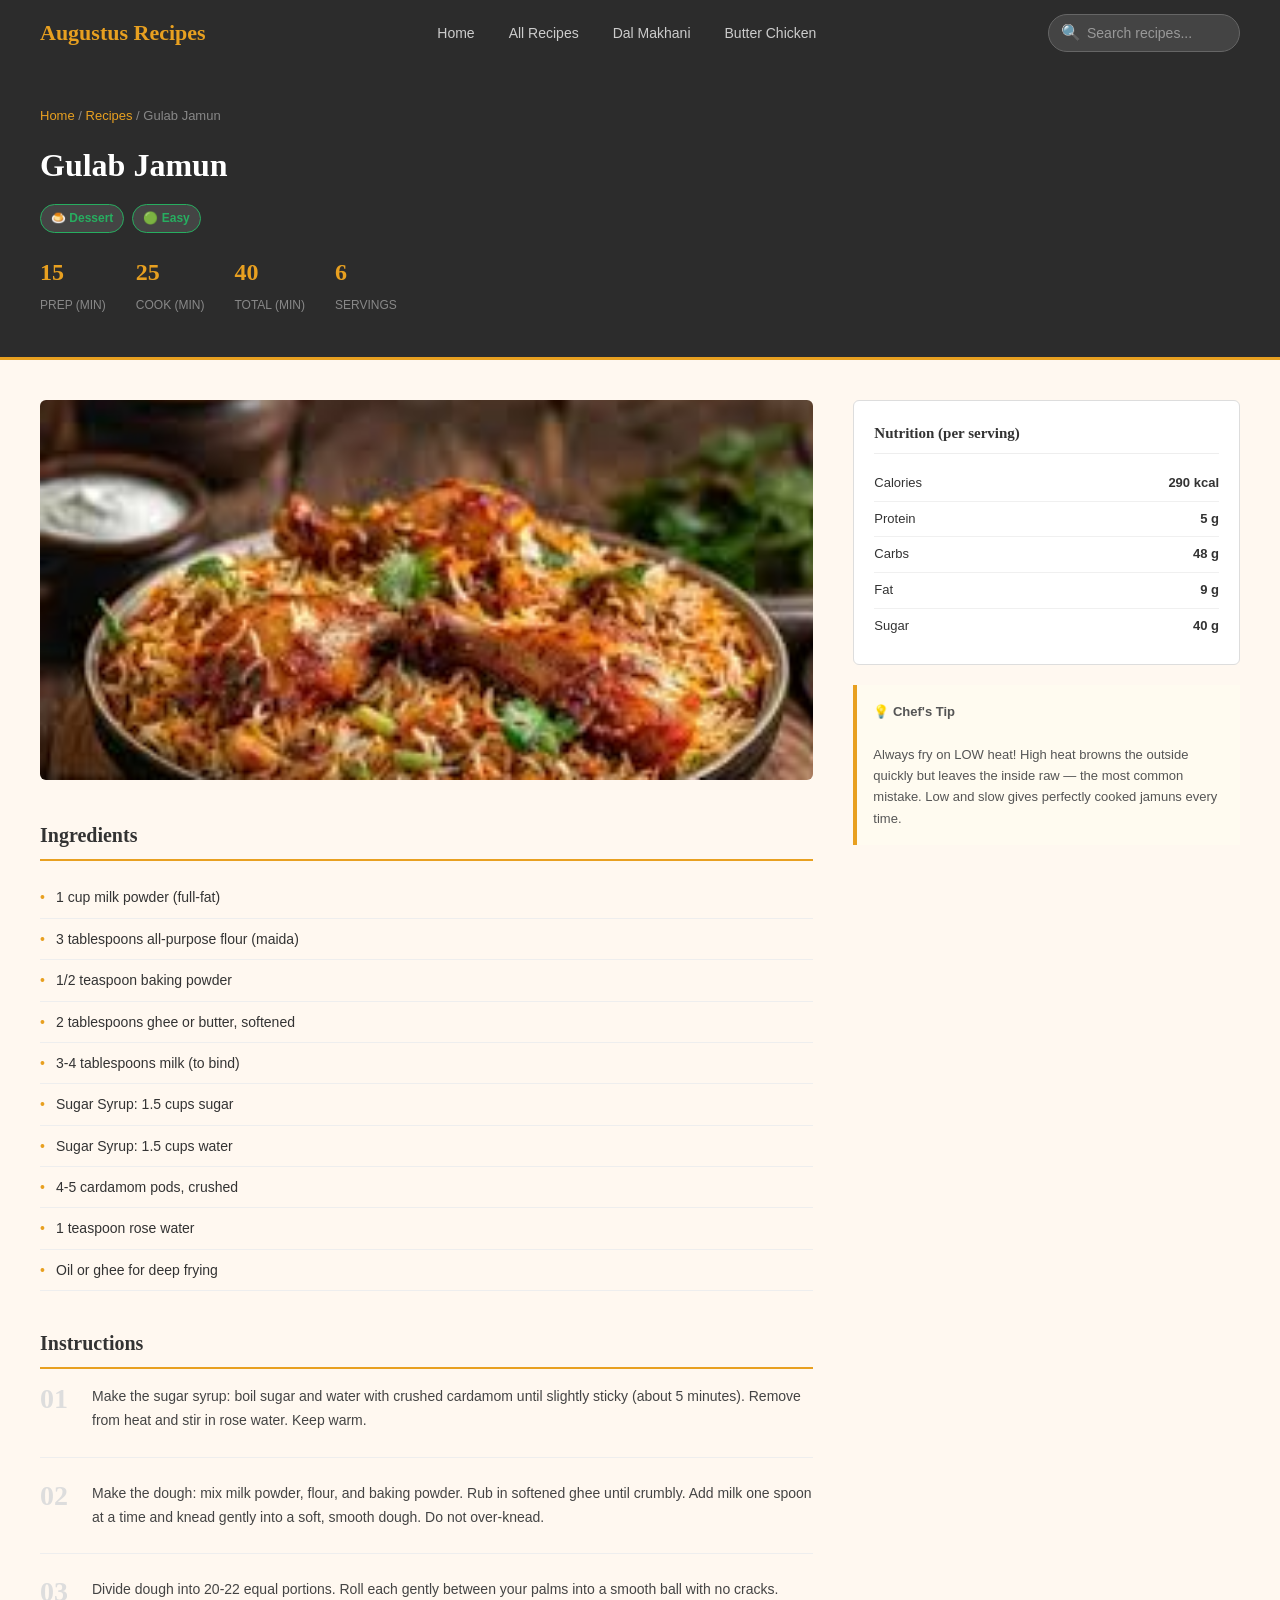
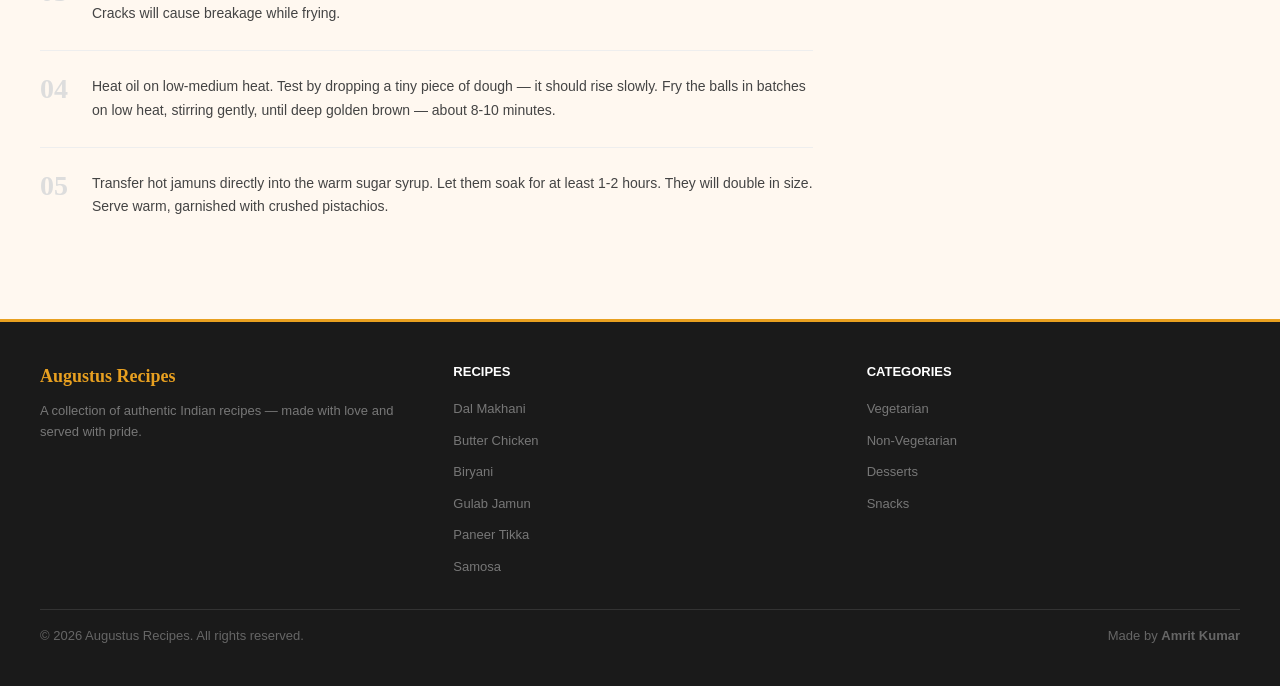
<file: recipe-gulab-jamun.html>
<!DOCTYPE html>
<html lang="en">
<head>
  <meta charset="UTF-8">
  <meta name="viewport" content="width=device-width, initial-scale=1.0">
  <title>Gulab Jamun - Augustus Recipes</title>
  <link rel="stylesheet" href="css/styles.css">
</head>
<body>

  <!-- NAVBAR -->
  <nav class="navbar">
    <a href="index.html" class="nav-logo">Augustus Recipes</a>
    <ul class="nav-links">
      <li><a href="index.html">Home</a></li>
      <li><a href="recipes.html">All Recipes</a></li>
      <li><a href="recipe-dal-makhani.html">Dal Makhani</a></li>
      <li><a href="recipe-butter-chicken.html">Butter Chicken</a></li>
    </ul>
    <div class="nav-search">
      🔍 <input type="text" placeholder="Search recipes...">
    </div>
  </nav>

  <!-- PAGE HERO -->
  <div class="page-hero">
    <p class="breadcrumb">
      <a href="index.html">Home</a> /
      <a href="recipes.html">Recipes</a> /
      Gulab Jamun
    </p>
    <h1>Gulab Jamun</h1>
    <div class="recipe-tags">
      <span class="tag easy">🍮 Dessert</span>
          <span class="tag easy">🟢 Easy</span>
    </div>
    <div class="recipe-stats">
      <div>
        <span class="stat-value">15</span>
        <span class="stat-label">Prep (min)</span>
      </div>
      <div>
        <span class="stat-value">25</span>
        <span class="stat-label">Cook (min)</span>
      </div>
      <div>
        <span class="stat-value">40</span>
        <span class="stat-label">Total (min)</span>
      </div>
      <div>
        <span class="stat-value">6</span>
        <span class="stat-label">Servings</span>
      </div>
    </div>
  </div>

  <!-- RECIPE BODY -->
  <div class="recipe-body">
    <div class="recipe-layout">

      <!-- Main Content -->
      <div class="recipe-main">
        <img src="images/4.jpg" alt="Gulab Jamun">

        <div class="recipe-section">
          <h2>Ingredients</h2>
          <ul class="ingredients-list">
              <li>1 cup milk powder (full-fat)</li>
              <li>3 tablespoons all-purpose flour (maida)</li>
              <li>1/2 teaspoon baking powder</li>
              <li>2 tablespoons ghee or butter, softened</li>
              <li>3-4 tablespoons milk (to bind)</li>
              <li>Sugar Syrup: 1.5 cups sugar</li>
              <li>Sugar Syrup: 1.5 cups water</li>
              <li>4-5 cardamom pods, crushed</li>
              <li>1 teaspoon rose water</li>
              <li>Oil or ghee for deep frying</li>
          </ul>
        </div>

        <div class="recipe-section">
          <h2>Instructions</h2>
          <ol class="steps-list">
              <li>
                <span class="step-num">01</span>
                <p class="step-text">Make the sugar syrup: boil sugar and water with crushed cardamom until slightly sticky (about 5 minutes). Remove from heat and stir in rose water. Keep warm.</p>
              </li>
              <li>
                <span class="step-num">02</span>
                <p class="step-text">Make the dough: mix milk powder, flour, and baking powder. Rub in softened ghee until crumbly. Add milk one spoon at a time and knead gently into a soft, smooth dough. Do not over-knead.</p>
              </li>
              <li>
                <span class="step-num">03</span>
                <p class="step-text">Divide dough into 20-22 equal portions. Roll each gently between your palms into a smooth ball with no cracks. Cracks will cause breakage while frying.</p>
              </li>
              <li>
                <span class="step-num">04</span>
                <p class="step-text">Heat oil on low-medium heat. Test by dropping a tiny piece of dough — it should rise slowly. Fry the balls in batches on low heat, stirring gently, until deep golden brown — about 8-10 minutes.</p>
              </li>
              <li>
                <span class="step-num">05</span>
                <p class="step-text">Transfer hot jamuns directly into the warm sugar syrup. Let them soak for at least 1-2 hours. They will double in size. Serve warm, garnished with crushed pistachios.</p>
              </li>
          </ol>
        </div>
      </div>

      <!-- Sidebar -->
      <div class="recipe-sidebar">
        <div class="sidebar-card">
          <h3>Nutrition (per serving)</h3>
              <div class="nutrition-row"><span>Calories</span><span>290 kcal</span></div>
              <div class="nutrition-row"><span>Protein</span><span>5 g</span></div>
              <div class="nutrition-row"><span>Carbs</span><span>48 g</span></div>
              <div class="nutrition-row"><span>Fat</span><span>9 g</span></div>
              <div class="nutrition-row"><span>Sugar</span><span>40 g</span></div>
        </div>

        <div class="tip-box">
          <strong>💡 Chef's Tip</strong><br><br>
          Always fry on LOW heat! High heat browns the outside quickly but leaves the inside raw — the most common mistake. Low and slow gives perfectly cooked jamuns every time.
        </div>
      </div>

    </div>
  </div>

  <!-- FOOTER -->
  <footer class="footer">
    <div class="footer-grid">
      <div class="footer-col">
        <h3>Augustus Recipes</h3>
        <p>A collection of authentic Indian recipes — made with love and served with pride.</p>
      </div>
      <div class="footer-col">
        <h4>Recipes</h4>
        <ul>
          <li><a href="recipe-dal-makhani.html">Dal Makhani</a></li>
          <li><a href="recipe-butter-chicken.html">Butter Chicken</a></li>
          <li><a href="recipe-biryani.html">Biryani</a></li>
          <li><a href="recipe-gulab-jamun.html">Gulab Jamun</a></li>
          <li><a href="recipe-paneer-tikka.html">Paneer Tikka</a></li>
          <li><a href="recipe-samosa.html">Samosa</a></li>
        </ul>
      </div>
      <div class="footer-col">
        <h4>Categories</h4>
        <ul>
          <li><a href="recipes.html">Vegetarian</a></li>
          <li><a href="recipes.html">Non-Vegetarian</a></li>
          <li><a href="recipes.html">Desserts</a></li>
          <li><a href="recipes.html">Snacks</a></li>
        </ul>
      </div>
    </div>
    <div class="footer-bottom">
      <span>© 2026 Augustus Recipes. All rights reserved.</span>
      <span>Made  by <b>Amrit Kumar</b></span>
    </div>
  </footer>

</body>
</html>
</file>
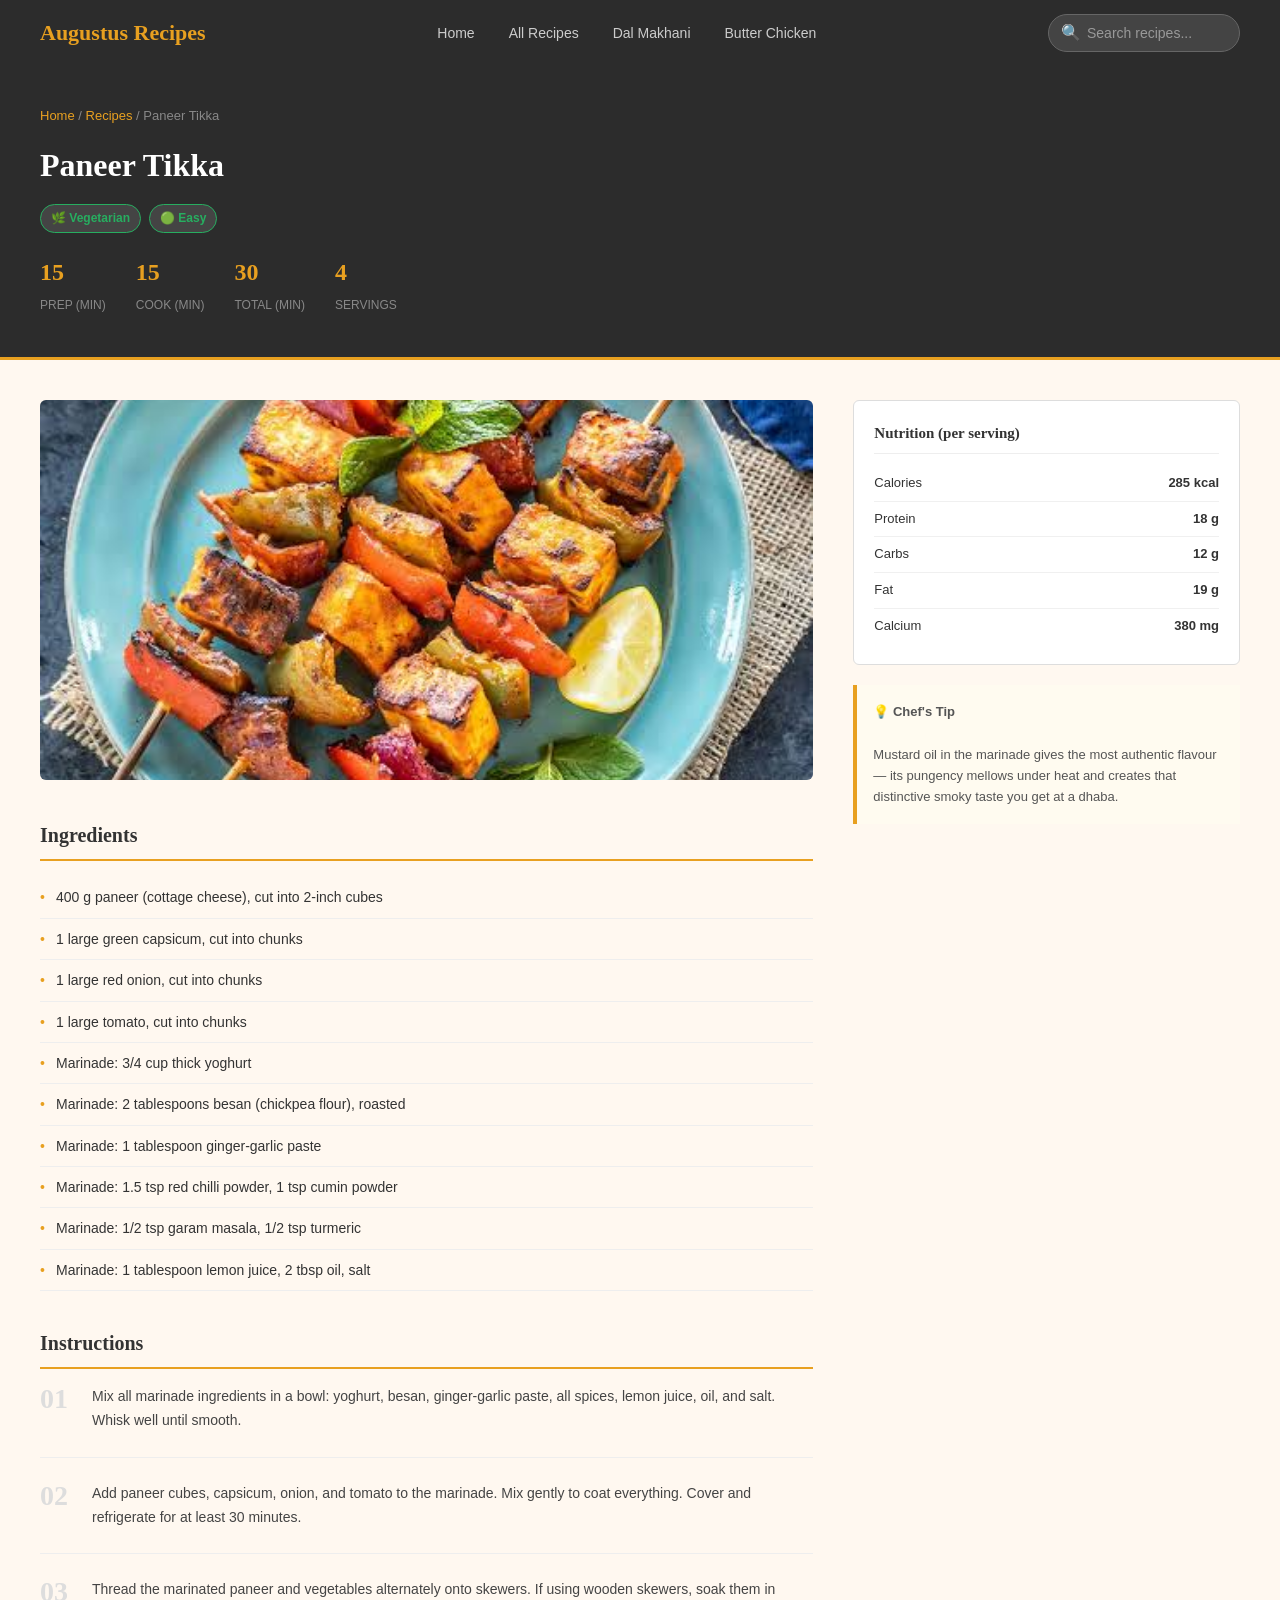
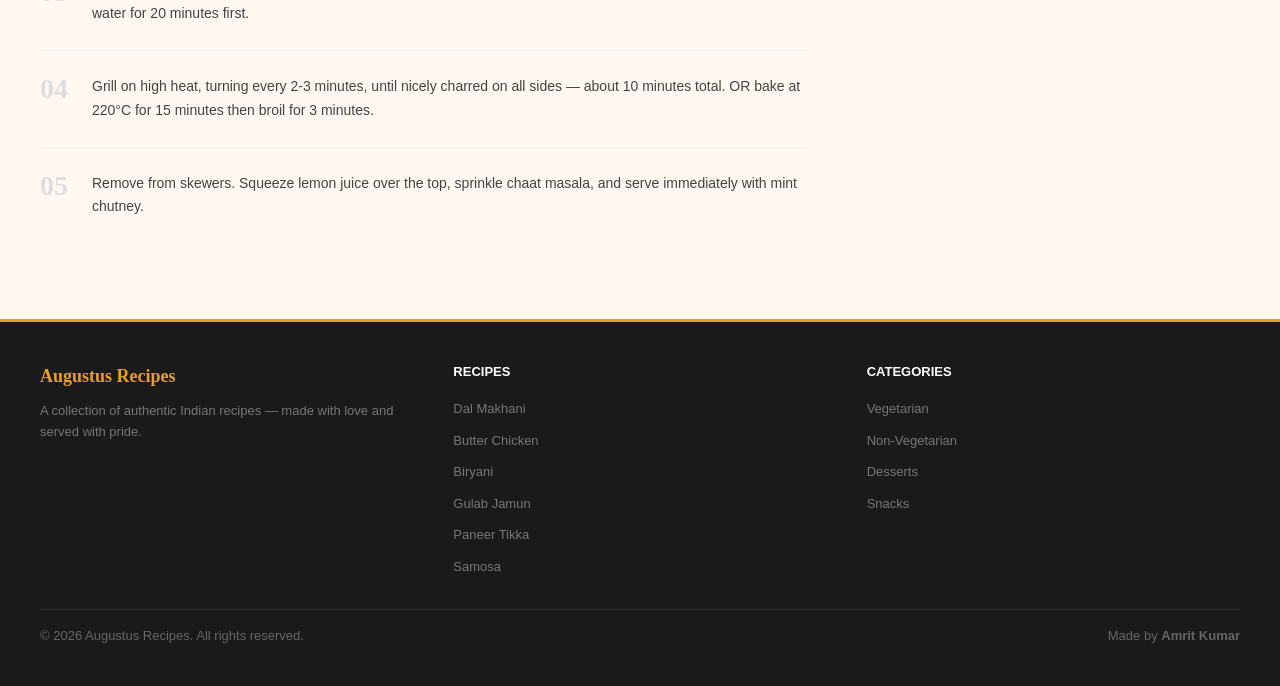
<file: recipe-paneer-tikka.html>
<!DOCTYPE html>
<html lang="en">
<head>
  <meta charset="UTF-8">
  <meta name="viewport" content="width=device-width, initial-scale=1.0">
  <title>Paneer Tikka - Augustus Recipes</title>
  <link rel="stylesheet" href="css/styles.css">
</head>
<body>

  <!-- NAVBAR -->
  <nav class="navbar">
    <a href="index.html" class="nav-logo">Augustus Recipes</a>
    <ul class="nav-links">
      <li><a href="index.html">Home</a></li>
      <li><a href="recipes.html">All Recipes</a></li>
      <li><a href="recipe-dal-makhani.html">Dal Makhani</a></li>
      <li><a href="recipe-butter-chicken.html">Butter Chicken</a></li>
    </ul>
    <div class="nav-search">
      🔍 <input type="text" placeholder="Search recipes...">
    </div>
  </nav>

  <!-- PAGE HERO -->
  <div class="page-hero">
    <p class="breadcrumb">
      <a href="index.html">Home</a> /
      <a href="recipes.html">Recipes</a> /
      Paneer Tikka
    </p>
    <h1>Paneer Tikka</h1>
    <div class="recipe-tags">
      <span class="tag easy">🌿 Vegetarian</span>
          <span class="tag easy">🟢 Easy</span>
    </div>
    <div class="recipe-stats">
      <div>
        <span class="stat-value">15</span>
        <span class="stat-label">Prep (min)</span>
      </div>
      <div>
        <span class="stat-value">15</span>
        <span class="stat-label">Cook (min)</span>
      </div>
      <div>
        <span class="stat-value">30</span>
        <span class="stat-label">Total (min)</span>
      </div>
      <div>
        <span class="stat-value">4</span>
        <span class="stat-label">Servings</span>
      </div>
    </div>
  </div>

  <!-- RECIPE BODY -->
  <div class="recipe-body">
    <div class="recipe-layout">

      <!-- Main Content -->
      <div class="recipe-main">
        <img src="images/5.jpg" alt="Paneer Tikka">

        <div class="recipe-section">
          <h2>Ingredients</h2>
          <ul class="ingredients-list">
              <li>400 g paneer (cottage cheese), cut into 2-inch cubes</li>
              <li>1 large green capsicum, cut into chunks</li>
              <li>1 large red onion, cut into chunks</li>
              <li>1 large tomato, cut into chunks</li>
              <li>Marinade: 3/4 cup thick yoghurt</li>
              <li>Marinade: 2 tablespoons besan (chickpea flour), roasted</li>
              <li>Marinade: 1 tablespoon ginger-garlic paste</li>
              <li>Marinade: 1.5 tsp red chilli powder, 1 tsp cumin powder</li>
              <li>Marinade: 1/2 tsp garam masala, 1/2 tsp turmeric</li>
              <li>Marinade: 1 tablespoon lemon juice, 2 tbsp oil, salt</li>
          </ul>
        </div>

        <div class="recipe-section">
          <h2>Instructions</h2>
          <ol class="steps-list">
              <li>
                <span class="step-num">01</span>
                <p class="step-text">Mix all marinade ingredients in a bowl: yoghurt, besan, ginger-garlic paste, all spices, lemon juice, oil, and salt. Whisk well until smooth.</p>
              </li>
              <li>
                <span class="step-num">02</span>
                <p class="step-text">Add paneer cubes, capsicum, onion, and tomato to the marinade. Mix gently to coat everything. Cover and refrigerate for at least 30 minutes.</p>
              </li>
              <li>
                <span class="step-num">03</span>
                <p class="step-text">Thread the marinated paneer and vegetables alternately onto skewers. If using wooden skewers, soak them in water for 20 minutes first.</p>
              </li>
              <li>
                <span class="step-num">04</span>
                <p class="step-text">Grill on high heat, turning every 2-3 minutes, until nicely charred on all sides — about 10 minutes total. OR bake at 220°C for 15 minutes then broil for 3 minutes.</p>
              </li>
              <li>
                <span class="step-num">05</span>
                <p class="step-text">Remove from skewers. Squeeze lemon juice over the top, sprinkle chaat masala, and serve immediately with mint chutney.</p>
              </li>
          </ol>
        </div>
      </div>

      <!-- Sidebar -->
      <div class="recipe-sidebar">
        <div class="sidebar-card">
          <h3>Nutrition (per serving)</h3>
              <div class="nutrition-row"><span>Calories</span><span>285 kcal</span></div>
              <div class="nutrition-row"><span>Protein</span><span>18 g</span></div>
              <div class="nutrition-row"><span>Carbs</span><span>12 g</span></div>
              <div class="nutrition-row"><span>Fat</span><span>19 g</span></div>
              <div class="nutrition-row"><span>Calcium</span><span>380 mg</span></div>
        </div>

        <div class="tip-box">
          <strong>💡 Chef's Tip</strong><br><br>
          Mustard oil in the marinade gives the most authentic flavour — its pungency mellows under heat and creates that distinctive smoky taste you get at a dhaba.
        </div>
      </div>

    </div>
  </div>

  <!-- FOOTER -->
  <footer class="footer">
    <div class="footer-grid">
      <div class="footer-col">
        <h3>Augustus Recipes</h3>
        <p>A collection of authentic Indian recipes — made with love and served with pride.</p>
      </div>
      <div class="footer-col">
        <h4>Recipes</h4>
        <ul>
          <li><a href="recipe-dal-makhani.html">Dal Makhani</a></li>
          <li><a href="recipe-butter-chicken.html">Butter Chicken</a></li>
          <li><a href="recipe-biryani.html">Biryani</a></li>
          <li><a href="recipe-gulab-jamun.html">Gulab Jamun</a></li>
          <li><a href="recipe-paneer-tikka.html">Paneer Tikka</a></li>
          <li><a href="recipe-samosa.html">Samosa</a></li>
        </ul>
      </div>
      <div class="footer-col">
        <h4>Categories</h4>
        <ul>
          <li><a href="recipes.html">Vegetarian</a></li>
          <li><a href="recipes.html">Non-Vegetarian</a></li>
          <li><a href="recipes.html">Desserts</a></li>
          <li><a href="recipes.html">Snacks</a></li>
        </ul>
      </div>
    </div>
    <div class="footer-bottom">
      <span>© 2026 Augustus Recipes. All rights reserved.</span>
      <span>Made  by <b>Amrit Kumar</b></span>
    </div>
  </footer>

</body>
</html>
</file>
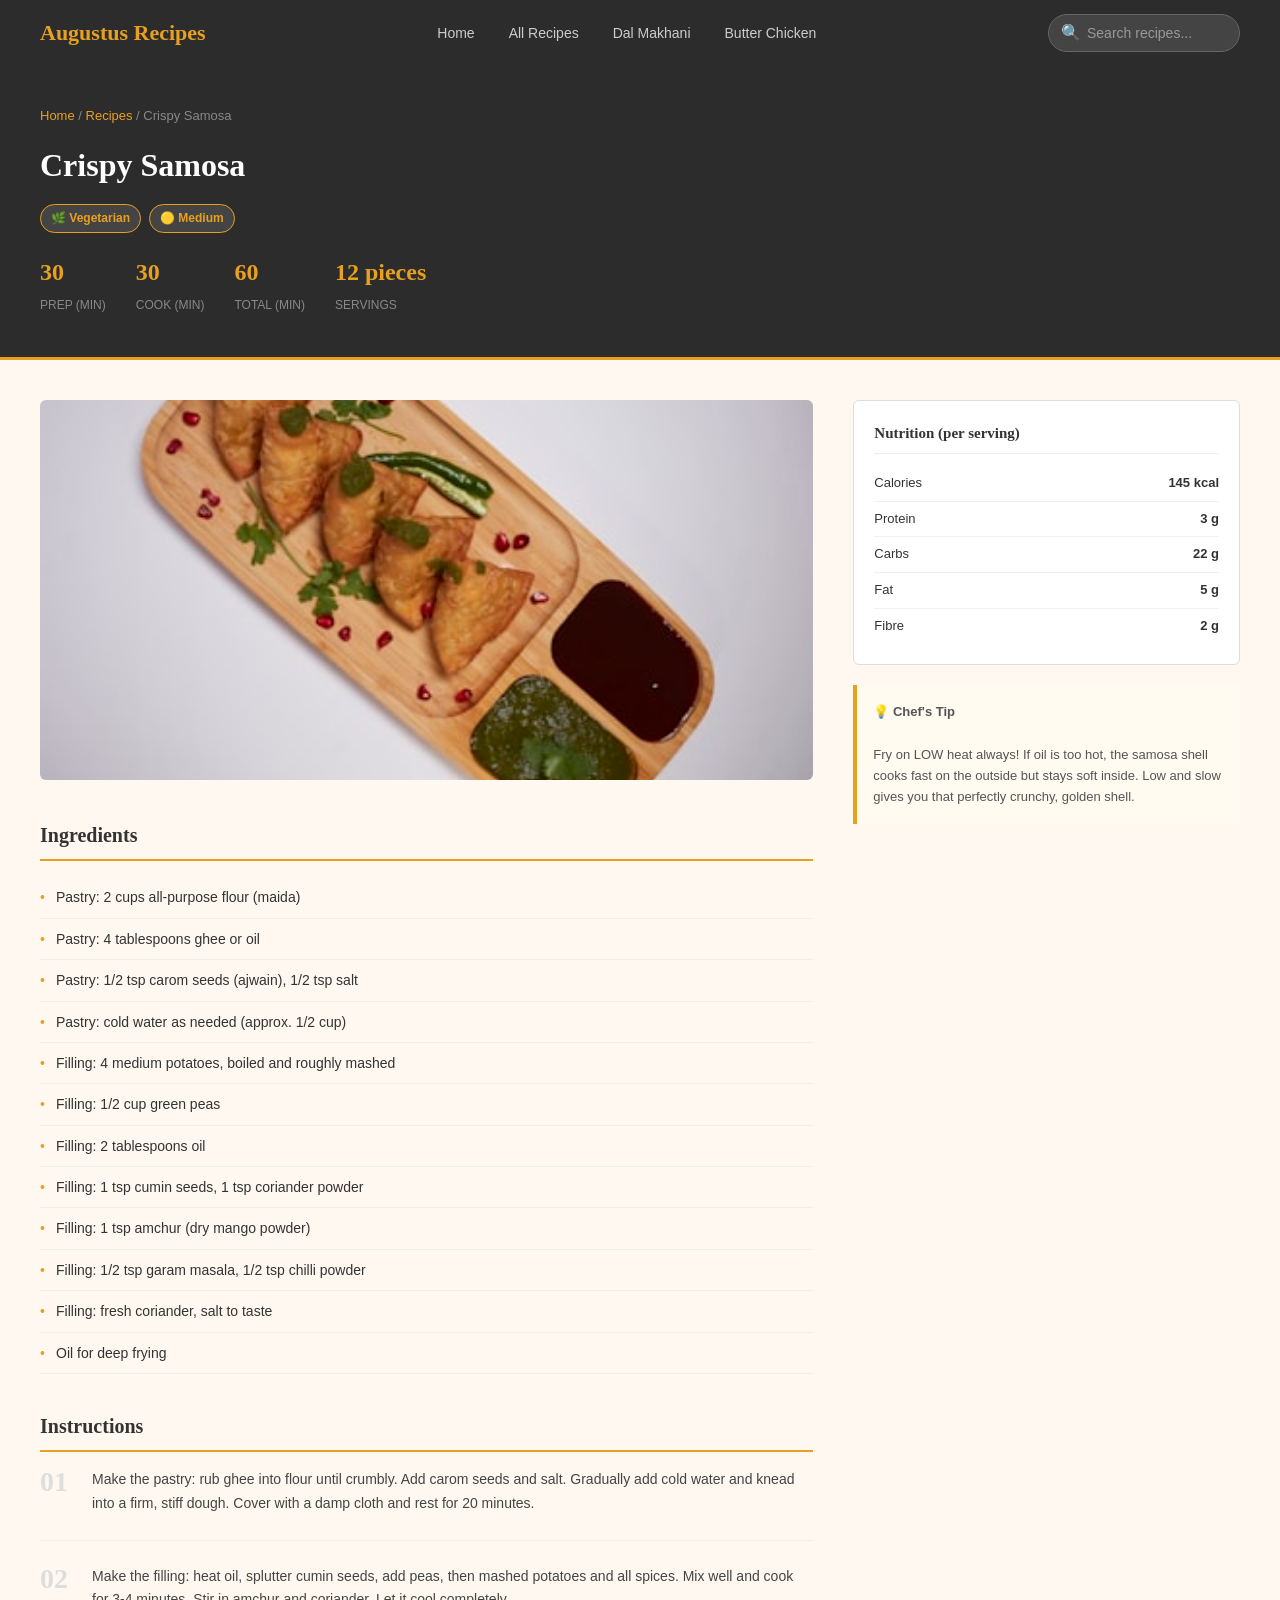
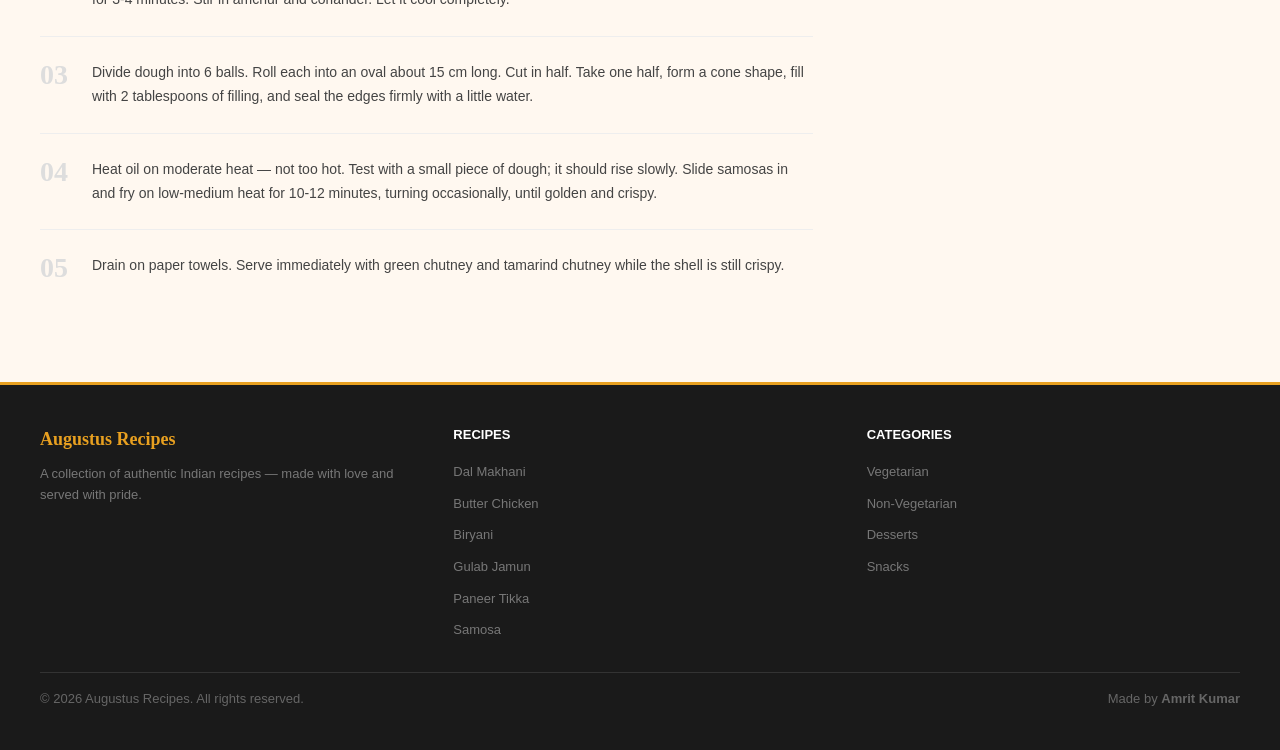
<file: recipe-samosa.html>
<!DOCTYPE html>
<html lang="en">
<head>
  <meta charset="UTF-8">
  <meta name="viewport" content="width=device-width, initial-scale=1.0">
  <title>Crispy Samosa - Augustus Recipes</title>
  <link rel="stylesheet" href="css/styles.css">
</head>
<body>

  <!-- NAVBAR -->
  <nav class="navbar">
    <a href="index.html" class="nav-logo">Augustus Recipes</a>
    <ul class="nav-links">
      <li><a href="index.html">Home</a></li>
      <li><a href="recipes.html">All Recipes</a></li>
      <li><a href="recipe-dal-makhani.html">Dal Makhani</a></li>
      <li><a href="recipe-butter-chicken.html">Butter Chicken</a></li>
    </ul>
    <div class="nav-search">
      🔍 <input type="text" placeholder="Search recipes...">
    </div>
  </nav>

  <!-- PAGE HERO -->
  <div class="page-hero">
    <p class="breadcrumb">
      <a href="index.html">Home</a> /
      <a href="recipes.html">Recipes</a> /
      Crispy Samosa
    </p>
    <h1>Crispy Samosa</h1>
    <div class="recipe-tags">
      <span class="tag medium">🌿 Vegetarian</span>
          <span class="tag medium">🟡 Medium</span>
    </div>
    <div class="recipe-stats">
      <div>
        <span class="stat-value">30</span>
        <span class="stat-label">Prep (min)</span>
      </div>
      <div>
        <span class="stat-value">30</span>
        <span class="stat-label">Cook (min)</span>
      </div>
      <div>
        <span class="stat-value">60</span>
        <span class="stat-label">Total (min)</span>
      </div>
      <div>
        <span class="stat-value">12 pieces</span>
        <span class="stat-label">Servings</span>
      </div>
    </div>
  </div>

  <!-- RECIPE BODY -->
  <div class="recipe-body">
    <div class="recipe-layout">

      <!-- Main Content -->
      <div class="recipe-main">
        <img src="images/6.jpg" alt="Crispy Samosa">

        <div class="recipe-section">
          <h2>Ingredients</h2>
          <ul class="ingredients-list">
              <li>Pastry: 2 cups all-purpose flour (maida)</li>
              <li>Pastry: 4 tablespoons ghee or oil</li>
              <li>Pastry: 1/2 tsp carom seeds (ajwain), 1/2 tsp salt</li>
              <li>Pastry: cold water as needed (approx. 1/2 cup)</li>
              <li>Filling: 4 medium potatoes, boiled and roughly mashed</li>
              <li>Filling: 1/2 cup green peas</li>
              <li>Filling: 2 tablespoons oil</li>
              <li>Filling: 1 tsp cumin seeds, 1 tsp coriander powder</li>
              <li>Filling: 1 tsp amchur (dry mango powder)</li>
              <li>Filling: 1/2 tsp garam masala, 1/2 tsp chilli powder</li>
              <li>Filling: fresh coriander, salt to taste</li>
              <li>Oil for deep frying</li>
          </ul>
        </div>

        <div class="recipe-section">
          <h2>Instructions</h2>
          <ol class="steps-list">
              <li>
                <span class="step-num">01</span>
                <p class="step-text">Make the pastry: rub ghee into flour until crumbly. Add carom seeds and salt. Gradually add cold water and knead into a firm, stiff dough. Cover with a damp cloth and rest for 20 minutes.</p>
              </li>
              <li>
                <span class="step-num">02</span>
                <p class="step-text">Make the filling: heat oil, splutter cumin seeds, add peas, then mashed potatoes and all spices. Mix well and cook for 3-4 minutes. Stir in amchur and coriander. Let it cool completely.</p>
              </li>
              <li>
                <span class="step-num">03</span>
                <p class="step-text">Divide dough into 6 balls. Roll each into an oval about 15 cm long. Cut in half. Take one half, form a cone shape, fill with 2 tablespoons of filling, and seal the edges firmly with a little water.</p>
              </li>
              <li>
                <span class="step-num">04</span>
                <p class="step-text">Heat oil on moderate heat — not too hot. Test with a small piece of dough; it should rise slowly. Slide samosas in and fry on low-medium heat for 10-12 minutes, turning occasionally, until golden and crispy.</p>
              </li>
              <li>
                <span class="step-num">05</span>
                <p class="step-text">Drain on paper towels. Serve immediately with green chutney and tamarind chutney while the shell is still crispy.</p>
              </li>
          </ol>
        </div>
      </div>

      <!-- Sidebar -->
      <div class="recipe-sidebar">
        <div class="sidebar-card">
          <h3>Nutrition (per serving)</h3>
              <div class="nutrition-row"><span>Calories</span><span>145 kcal</span></div>
              <div class="nutrition-row"><span>Protein</span><span>3 g</span></div>
              <div class="nutrition-row"><span>Carbs</span><span>22 g</span></div>
              <div class="nutrition-row"><span>Fat</span><span>5 g</span></div>
              <div class="nutrition-row"><span>Fibre</span><span>2 g</span></div>
        </div>

        <div class="tip-box">
          <strong>💡 Chef's Tip</strong><br><br>
          Fry on LOW heat always! If oil is too hot, the samosa shell cooks fast on the outside but stays soft inside. Low and slow gives you that perfectly crunchy, golden shell.
        </div>
      </div>

    </div>
  </div>

  <!-- FOOTER -->
  <footer class="footer">
    <div class="footer-grid">
      <div class="footer-col">
        <h3>Augustus Recipes</h3>
        <p>A collection of authentic Indian recipes — made with love and served with pride.</p>
      </div>
      <div class="footer-col">
        <h4>Recipes</h4>
        <ul>
          <li><a href="recipe-dal-makhani.html">Dal Makhani</a></li>
          <li><a href="recipe-butter-chicken.html">Butter Chicken</a></li>
          <li><a href="recipe-biryani.html">Biryani</a></li>
          <li><a href="recipe-gulab-jamun.html">Gulab Jamun</a></li>
          <li><a href="recipe-paneer-tikka.html">Paneer Tikka</a></li>
          <li><a href="recipe-samosa.html">Samosa</a></li>
        </ul>
      </div>
      <div class="footer-col">
        <h4>Categories</h4>
        <ul>
          <li><a href="recipes.html">Vegetarian</a></li>
          <li><a href="recipes.html">Non-Vegetarian</a></li>
          <li><a href="recipes.html">Desserts</a></li>
          <li><a href="recipes.html">Snacks</a></li>
        </ul>
      </div>
    </div>
    <div class="footer-bottom">
      <span>© 2026 Augustus Recipes. All rights reserved.</span>
      <span>Made by <b>Amrit Kumar</b></span>
    </div>
  </footer>

</body>
</html>
</file>
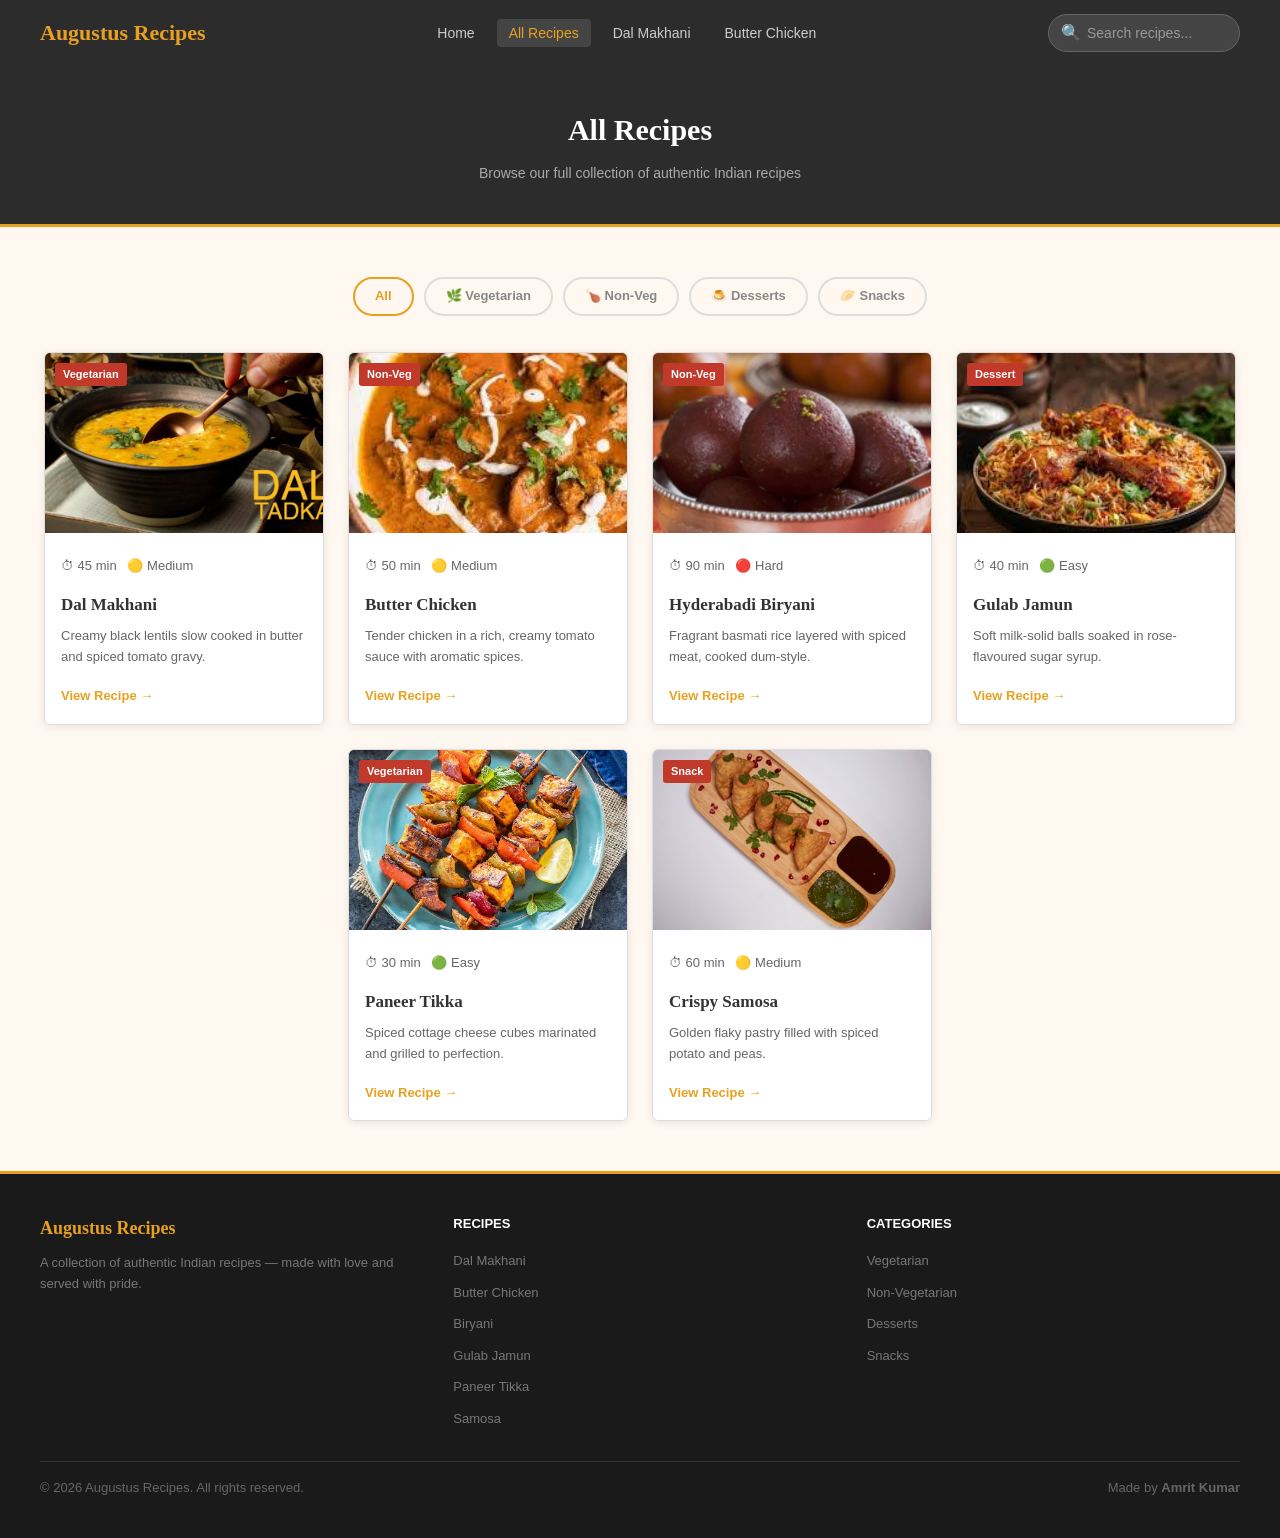
<file: recipes.html>
<!DOCTYPE html>
<html lang="en">
<head>
  <meta charset="UTF-8">
  <meta name="viewport" content="width=device-width, initial-scale=1.0">
  <title>All Recipes - Augustus</title>
  <link rel="stylesheet" href="css/styles.css">
</head>
<body>

  <!-- NAVBAR -->
  <nav class="navbar">
    <a href="index.html" class="nav-logo">Augustus Recipes</a>
    <ul class="nav-links">
      <li><a href="index.html">Home</a></li>
      <li><a href="recipes.html" class="active">All Recipes</a></li>
      <li><a href="recipe-dal-makhani.html">Dal Makhani</a></li>
      <li><a href="recipe-butter-chicken.html">Butter Chicken</a></li>
    </ul>
    <div class="nav-search">
      🔍 <input type="text" placeholder="Search recipes...">
    </div>
  </nav>

  <!-- PAGE TITLE -->
  <div class="page-title-section">
    <h1>All Recipes</h1>
    <p>Browse our full collection of authentic Indian recipes</p>
  </div>

  <!-- RECIPES -->
  <section class="section">

    <!-- Category Tabs (UI only) -->
    <div class="cat-tabs">
      <span class="cat-tab active">All</span>
      <span class="cat-tab">🌿 Vegetarian</span>
      <span class="cat-tab">🍗 Non-Veg</span>
      <span class="cat-tab">🍮 Desserts</span>
      <span class="cat-tab">🥟 Snacks</span>
    </div>

    <div class="recipe-grid">

      <div class="recipe-card">
        <div class="card-img">
          <img src="images/1.jpg" alt="Dal Makhani">
          <span class="card-badge">Vegetarian</span>
        </div>
        <div class="card-body">
          <p class="card-meta">⏱ 45 min &nbsp; 🟡 Medium</p>
          <h3>Dal Makhani</h3>
          <p>Creamy black lentils slow cooked in butter and spiced tomato gravy.</p>
          <a href="recipe-dal-makhani.html" class="card-link">View Recipe →</a>
        </div>
      </div>

      <div class="recipe-card">
        <div class="card-img">
          <img src="images/2.jpg" alt="Butter Chicken">
          <span class="card-badge">Non-Veg</span>
        </div>
        <div class="card-body">
          <p class="card-meta">⏱ 50 min &nbsp; 🟡 Medium</p>
          <h3>Butter Chicken</h3>
          <p>Tender chicken in a rich, creamy tomato sauce with aromatic spices.</p>
          <a href="recipe-butter-chicken.html" class="card-link">View Recipe →</a>
        </div>
      </div>

      <div class="recipe-card">
        <div class="card-img">
          <img src="images/3.jpg" alt="Biryani">
          <span class="card-badge">Non-Veg</span>
        </div>
        <div class="card-body">
          <p class="card-meta">⏱ 90 min &nbsp; 🔴 Hard</p>
          <h3>Hyderabadi Biryani</h3>
          <p>Fragrant basmati rice layered with spiced meat, cooked dum-style.</p>
          <a href="recipe-biryani.html" class="card-link">View Recipe →</a>
        </div>
      </div>

      <div class="recipe-card">
        <div class="card-img">
          <img src="images/4.jpg" alt="Gulab Jamun">
          <span class="card-badge">Dessert</span>
        </div>
        <div class="card-body">
          <p class="card-meta">⏱ 40 min &nbsp; 🟢 Easy</p>
          <h3>Gulab Jamun</h3>
          <p>Soft milk-solid balls soaked in rose-flavoured sugar syrup.</p>
          <a href="recipe-gulab-jamun.html" class="card-link">View Recipe →</a>
        </div>
      </div>

      <div class="recipe-card">
        <div class="card-img">
          <img src="images/5.jpg" alt="Paneer Tikka">
          <span class="card-badge">Vegetarian</span>
        </div>
        <div class="card-body">
          <p class="card-meta">⏱ 30 min &nbsp; 🟢 Easy</p>
          <h3>Paneer Tikka</h3>
          <p>Spiced cottage cheese cubes marinated and grilled to perfection.</p>
          <a href="recipe-paneer-tikka.html" class="card-link">View Recipe →</a>
        </div>
      </div>

      <div class="recipe-card">
        <div class="card-img">
          <img src="images/6.jpg" alt="Samosa">
          <span class="card-badge">Snack</span>
        </div>
        <div class="card-body">
          <p class="card-meta">⏱ 60 min &nbsp; 🟡 Medium</p>
          <h3>Crispy Samosa</h3>
          <p>Golden flaky pastry filled with spiced potato and peas.</p>
          <a href="recipe-samosa.html" class="card-link">View Recipe →</a>
        </div>
      </div>

    </div>
  </section>

  <!-- FOOTER -->
  <footer class="footer">
    <div class="footer-grid">
      <div class="footer-col">
        <h3>Augustus Recipes</h3>
        <p>A collection of authentic Indian recipes — made with love and served with pride.</p>
      </div>
      <div class="footer-col">
        <h4>Recipes</h4>
        <ul>
          <li><a href="recipe-dal-makhani.html">Dal Makhani</a></li>
          <li><a href="recipe-butter-chicken.html">Butter Chicken</a></li>
          <li><a href="recipe-biryani.html">Biryani</a></li>
          <li><a href="recipe-gulab-jamun.html">Gulab Jamun</a></li>
          <li><a href="recipe-paneer-tikka.html">Paneer Tikka</a></li>
          <li><a href="recipe-samosa.html">Samosa</a></li>
        </ul>
      </div>
      <div class="footer-col">
        <h4>Categories</h4>
        <ul>
          <li><a href="recipes.html">Vegetarian</a></li>
          <li><a href="recipes.html">Non-Vegetarian</a></li>
          <li><a href="recipes.html">Desserts</a></li>
          <li><a href="recipes.html">Snacks</a></li>
        </ul>
      </div>
    </div>
    <div class="footer-bottom">
      <span>© 2026 Augustus Recipes. All rights reserved.</span>
      <span>Made  by <b>Amrit Kumar</b></span>
    </div>
  </footer>

</body>
</html>
</file>
<file: css/styles.css>
* {
  margin: 0;
  padding: 0;
  box-sizing: border-box;
}

body {
  font-family: Arial, sans-serif;
  background-color: #fff8f0;
  color: #333;
  font-size: 16px;
  line-height: 1.6;
}

a {
  text-decoration: none;
  color: #333;
}

img {
  max-width: 100%;
}

ul {
  list-style: none;
}

h1, h2, h3 {
  font-family: Georgia, serif;
}



.navbar {
  background-color: #2c2c2c;
  padding: 14px 40px;
  display: flex;
  justify-content: space-between;
  align-items: center;
}

.nav-logo {
  font-size: 22px;
  font-weight: bold;
  color: #e8a020;
  font-family: Georgia, serif;
}

.nav-links {
  display: flex;
  gap: 10px;
}

.nav-links a {
  color: #ccc;
  font-size: 14px;
  padding: 6px 12px;
  border-radius: 4px;
}

.nav-links a:hover,
.nav-links a.active {
  color: #e8a020;
  background-color: #444;
}


.nav-search {
  display: flex;
  align-items: center;
  background-color: #444;
  border: 1px solid #666;
  border-radius: 20px;
  padding: 5px 12px;
  gap: 6px;
}

.nav-search input {
  background: none;
  border: none;
  outline: none;
  color: #fff;
  font-size: 14px;
  width: 140px;
}

.nav-search input::placeholder {
  color: #999;
}


.hero {
  background-color: #3d2b1f;
  padding: 60px 40px;
  text-align: center;
  color: white;
}

.hero h1 {
  font-size: 40px;
  color: #e8a020;
  margin-bottom: 12px;
}

.hero p {
  font-size: 16px;
  color: #ccc;
  margin-bottom: 24px;
  max-width: 500px;
  margin-left: auto;
  margin-right: auto;
}

.hero-buttons {
  display: flex;
  gap: 12px;
  justify-content: center;
  flex-wrap: wrap;
}


.btn {
  display: inline-block;
  padding: 10px 24px;
  font-size: 14px;
  font-weight: bold;
  border-radius: 4px;
  cursor: pointer;
}

.btn-primary {
  background-color: #e8a020;
  color: white;
  border: 2px solid #e8a020;
}

.btn-primary:hover {
  background-color: #c98010;
  border-color: #c98010;
}

.btn-outline {
  background-color: transparent;
  color: #e8a020;
  border: 2px solid #e8a020;
}

.btn-outline:hover {
  background-color: #e8a020;
  color: white;
}


.categories {
  background-color: #e8a020;
  padding: 10px 40px;
  display: flex;
  gap: 4px;
  flex-wrap: wrap;
  justify-content: center;
}

.categories a {
  color: white;
  font-size: 13px;
  font-weight: bold;
  padding: 6px 16px;
}

.categories a:hover {
  text-decoration: underline;
}


.section {
  padding: 50px 40px;
}

.section-title {
  text-align: center;
  font-size: 28px;
  margin-bottom: 6px;
}

.section-line {
  width: 50px;
  height: 3px;
  background-color: #e8a020;
  margin: 8px auto 8px;
  border: none;
}

.section-sub {
  text-align: center;
  color: #777;
  font-size: 14px;
  margin-bottom: 36px;
}



.recipe-grid {
  display: flex;
  flex-wrap: wrap;
  gap: 24px;
  justify-content: center;
}

.recipe-card {
  background-color: white;
  border: 1px solid #ddd;
  border-radius: 6px;
  width: 280px;
  overflow: hidden;
  box-shadow: 0 2px 8px rgba(0,0,0,0.08);
}

.recipe-card:hover {
  box-shadow: 0 4px 16px rgba(0,0,0,0.15);
}

.card-img {
  position: relative;
}

.card-img img {
  width: 100%;
  height: 180px;
  object-fit: cover;
}

.card-badge {
  position: absolute;
  top: 10px;
  left: 10px;
  background-color: #c0392b;
  color: white;
  font-size: 11px;
  font-weight: bold;
  padding: 3px 8px;
  border-radius: 3px;
}

.card-body {
  padding: 16px;
}

.card-meta {
  font-size: 12px;
  color: #888;
  margin-bottom: 8px;
}

.card-body h3 {
  font-size: 17px;
  margin-bottom: 8px;
}

.card-body p {
  font-size: 13px;
  color: #666;
  margin-bottom: 14px;
}

.card-link {
  font-size: 13px;
  font-weight: bold;
  color: #e8a020;
}

.card-link:hover {
  text-decoration: underline;
}


.about-section {
  background-color: #2c2c2c;
  padding: 50px 40px;
  display: flex;
  gap: 40px;
  align-items: center;
  flex-wrap: wrap;
}

.about-text {
  flex: 1;
  min-width: 260px;
}

.about-text h2 {
  color: white;
  font-size: 26px;
  margin-bottom: 12px;
}

.about-text p {
  color: #aaa;
  margin-bottom: 20px;
}

.about-image {
  flex: 1;
  min-width: 260px;
}

.about-image img {
  width: 100%;
  height: 260px;
  object-fit: cover;
  border-radius: 6px;
}



.footer {
  background-color: #1a1a1a;
  padding: 40px;
  border-top: 3px solid #e8a020;
}

.footer-grid {
  display: flex;
  gap: 40px;
  flex-wrap: wrap;
  margin-bottom: 24px;
}

.footer-col {
  flex: 1;
  min-width: 160px;
}

.footer-col h3 {
  color: #e8a020;
  font-size: 18px;
  margin-bottom: 10px;
}

.footer-col h4 {
  color: white;
  font-size: 13px;
  text-transform: uppercase;
  margin-bottom: 12px;
}

.footer-col p {
  color: #777;
  font-size: 13px;
}

.footer-col ul li {
  margin-bottom: 6px;
}

.footer-col ul li a {
  color: #777;
  font-size: 13px;
}

.footer-col ul li a:hover {
  color: #e8a020;
}

.footer-bottom {
  border-top: 1px solid #333;
  padding-top: 16px;
  display: flex;
  justify-content: space-between;
  flex-wrap: wrap;
  gap: 8px;
  font-size: 13px;
  color: #666;
}



.page-hero {
  background-color: #2c2c2c;
  padding: 40px;
  border-bottom: 3px solid #e8a020;
}

.breadcrumb {
  font-size: 13px;
  color: #888;
  margin-bottom: 14px;
}

.breadcrumb a {
  color: #e8a020;
}

.breadcrumb a:hover {
  text-decoration: underline;
}

.page-hero h1 {
  color: white;
  font-size: 32px;
  margin-bottom: 12px;
}

.recipe-tags {
  display: flex;
  gap: 8px;
  flex-wrap: wrap;
  margin-bottom: 20px;
}

.tag {
  background-color: #444;
  color: #e8a020;
  font-size: 12px;
  font-weight: bold;
  padding: 4px 10px;
  border-radius: 20px;
  border: 1px solid #e8a020;
}

.tag.easy   { color: #27ae60; border-color: #27ae60; }
.tag.medium { color: #e8a020; border-color: #e8a020; }
.tag.hard   { color: #e74c3c; border-color: #e74c3c; }

.recipe-stats {
  display: flex;
  gap: 30px;
  flex-wrap: wrap;
}

.stat-value {
  display: block;
  font-size: 24px;
  font-weight: bold;
  color: #e8a020;
  font-family: Georgia, serif;
}

.stat-label {
  font-size: 12px;
  color: #888;
  text-transform: uppercase;
}


.recipe-body {
  padding: 40px;
}

.recipe-layout {
  display: flex;
  gap: 40px;
  flex-wrap: wrap;
  align-items: flex-start;
}

.recipe-main {
  flex: 2;
  min-width: 280px;
}

.recipe-main img {
  width: 100%;
  max-height: 380px;
  object-fit: cover;
  border-radius: 6px;
  margin-bottom: 32px;
}

.recipe-section {
  margin-bottom: 36px;
}

.recipe-section h2 {
  font-size: 20px;
  margin-bottom: 16px;
  padding-bottom: 8px;
  border-bottom: 2px solid #e8a020;
}

.ingredients-list li {
  padding: 9px 0 9px 16px;
  border-bottom: 1px solid #eee;
  font-size: 14px;
  position: relative;
}

.ingredients-list li::before {
  content: '•';
  color: #e8a020;
  position: absolute;
  left: 0;
}

.steps-list {
  list-style: none;
}

.steps-list li {
  display: flex;
  gap: 16px;
  margin-bottom: 24px;
  padding-bottom: 24px;
  border-bottom: 1px solid #eee;
}

.steps-list li:last-child {
  border-bottom: none;
}

.step-num {
  font-family: Georgia, serif;
  font-size: 28px;
  font-weight: bold;
  color: #ddd;
  line-height: 1;
  min-width: 36px;
}

.step-text {
  font-size: 14px;
  line-height: 1.7;
  color: #444;
}

/* Sidebar */
.recipe-sidebar {
  flex: 1;
  min-width: 220px;
}

.sidebar-card {
  background-color: white;
  border: 1px solid #ddd;
  border-radius: 6px;
  padding: 20px;
  margin-bottom: 20px;
}

.sidebar-card h3 {
  font-size: 15px;
  margin-bottom: 12px;
  padding-bottom: 8px;
  border-bottom: 1px solid #eee;
}

.nutrition-row {
  display: flex;
  justify-content: space-between;
  padding: 7px 0;
  border-bottom: 1px solid #f0f0f0;
  font-size: 13px;
}

.nutrition-row:last-child {
  border-bottom: none;
}

.nutrition-row span:last-child {
  font-weight: bold;
}

.tip-box {
  background-color: #fffbf0;
  border-left: 4px solid #e8a020;
  padding: 16px;
  font-size: 13px;
  line-height: 1.65;
  color: #555;
}


.page-title-section {
  background-color: #2c2c2c;
  padding: 40px;
  text-align: center;
  border-bottom: 3px solid #e8a020;
}

.page-title-section h1 {
  color: white;
  font-size: 30px;
  margin-bottom: 8px;
}

.page-title-section p {
  color: #aaa;
  font-size: 14px;
}

.cat-tabs {
  display: flex;
  justify-content: center;
  gap: 10px;
  flex-wrap: wrap;
  margin-bottom: 36px;
}

.cat-tab {
  padding: 7px 20px;
  border: 2px solid #ddd;
  border-radius: 20px;
  font-size: 13px;
  font-weight: bold;
  color: #888;
  cursor: pointer;
}

.cat-tab:hover,
.cat-tab.active {
  border-color: #e8a020;
  color: #e8a020;
}



@media (max-width: 768px) {

  .navbar {
    flex-direction: column;
    gap: 10px;
    padding: 14px 20px;
    text-align: center;
  }

  .nav-links {
    flex-wrap: wrap;
    justify-content: center;
  }

  .nav-search {
    display: none;
  }

  .hero {
    padding: 40px 20px;
  }

  .hero h1 {
    font-size: 28px;
  }

  .section {
    padding: 36px 20px;
  }

  .about-section {
    flex-direction: column;
    padding: 36px 20px;
  }

  .recipe-body {
    padding: 24px 20px;
  }

  .recipe-layout {
    flex-direction: column;
  }

  .footer {
    padding: 30px 20px;
  }

  .footer-bottom {
    flex-direction: column;
    text-align: center;
  }

  .page-hero {
    padding: 30px 20px;
  }

  .categories {
    padding: 10px 20px;
  }
}
</file>
